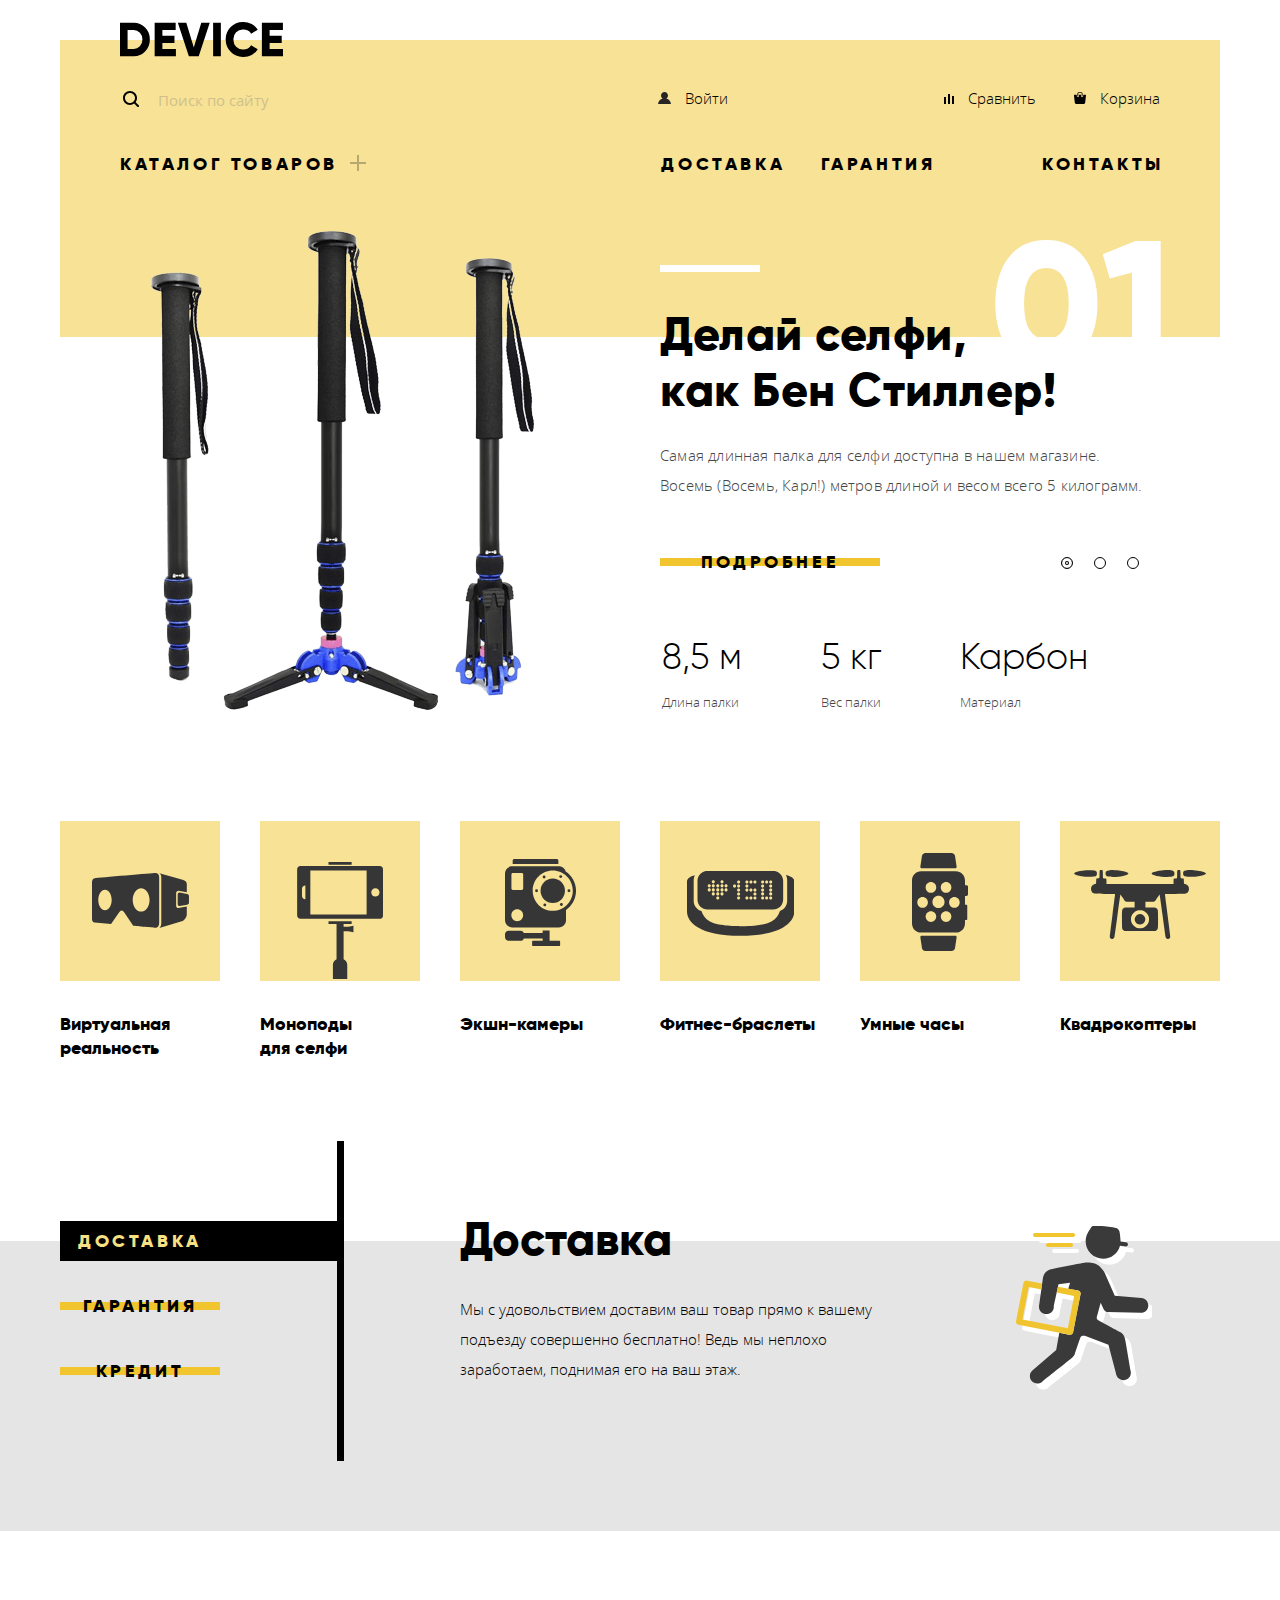
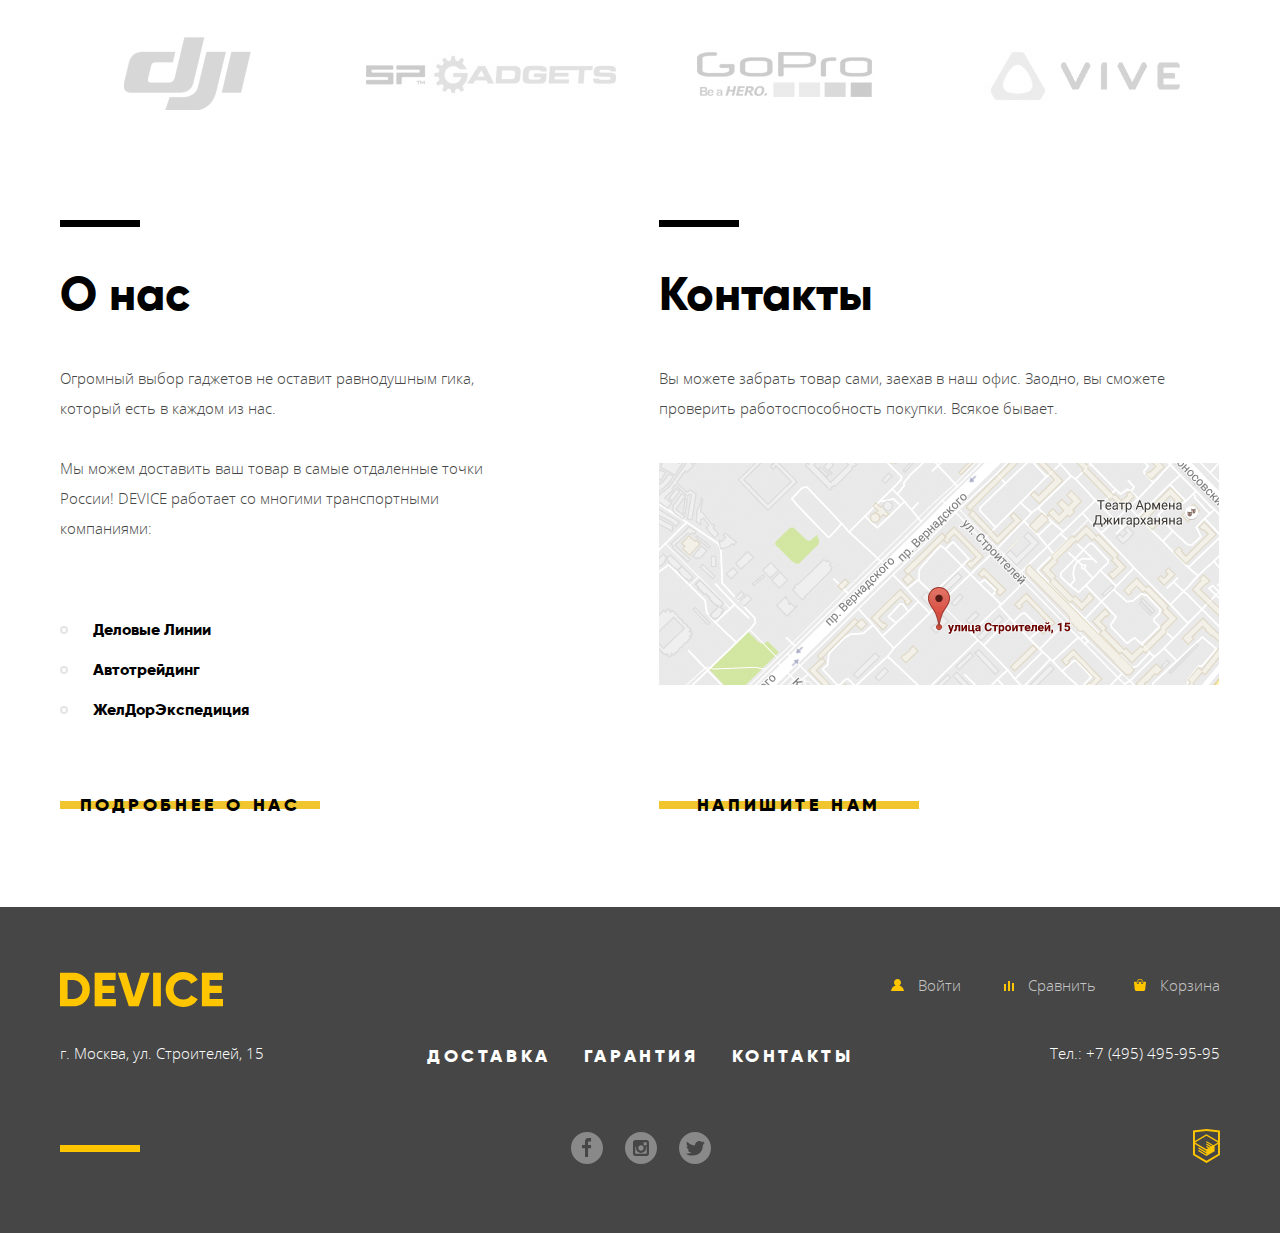
<file: index.html>
<!DOCTYPE html>
<html lang="ru">

<head>
  <meta charset="utf-8">
  <title>HTML Academy: Девайс</title>
  <link href="css/normalize.css" rel="stylesheet">
  <link href="css/main_min.css" rel="stylesheet">
</head>

<body>
  <header class="index-header">
    <div class="logo-top" aria-label="логотип Device"><a class="logo"><svg xmlns="http://www.w3.org/2000/svg"
          width="163" height="35" viewBox="0 0 163 35">
          <path id="_-e-logo"
            d="M-.151.702v33.6h13.532a15.72 15.72 0 0 0 11.72-4.824 16.458 16.458 0 0 0 4.712-11.976 16.458 16.458 0 0 0-4.712-11.976A15.723 15.723 0 0 0 13.381.702H-.151zM7.582 26.91V8.091h5.8a8.646 8.646 0 0 1 6.5 2.568 9.407 9.407 0 0 1 2.489 6.84 9.406 9.406 0 0 1-2.489 6.84 8.642 8.642 0 0 1-6.5 2.568h-5.8zm34.8-5.952h12.082v-7.3H42.378V8.091h13.291V.702H34.645v33.6H55.91V26.91H42.378v-5.952zm36.343 13.344L89.744.702h-8.458l-7.491 24.72L66.304.702h-8.457l11.019 33.6h9.859zm14.4 0h7.733V.702h-7.733v33.6zm38.615-1.416a15.506 15.506 0 0 0 6.041-5.688l-6.67-3.84a7.482 7.482 0 0 1-3.165 3.024 9.87 9.87 0 0 1-4.664 1.1 9.595 9.595 0 0 1-7.177-2.736 9.909 9.909 0 0 1-2.682-7.248 9.909 9.909 0 0 1 2.682-7.248 9.595 9.595 0 0 1 7.177-2.736 9.897 9.897 0 0 1 4.639 1.08 7.592 7.592 0 0 1 3.19 3.048l6.67-3.84a15.873 15.873 0 0 0-6.09-5.688 17.42 17.42 0 0 0-8.409-2.088c-9.779-.272-17.797 7.691-17.591 17.472-.208 9.781 7.809 17.747 17.588 17.476a17.52 17.52 0 0 0 8.458-2.088zm17.881-11.928h12.082v-7.3h-12.085V8.091h13.29V.702h-21.023v33.6h21.265V26.91h-13.532v-5.952z"
            class="cls-1" data-name="-e-logo" />
        </svg></a></div>
    <div class="user-form">
      <form action="https://echo.htmlacademy.ru" method="POST">
        <label for="search">Поиск по сайту</label>
        <input type="text" name="search" id="search" placeholder="Поиск по сайту">
        <button type="submit">Найти</button>
      </form>
      <ul class="list user-menu-top">
        <li class="user-menu-item"><a class="user-link" href="#">
            <svg version="1.1" xmlns="http://www.w3.org/2000/svg" xmlns:xlink="http://www.w3.org/1999/xlink" x="0px"
              y="0px" width="13px" height="12px" viewBox="0 0 13 12" enable-background="new 0 0 13 12"
              xml:space="preserve">
              <path fill="#272525"
                d="M0.032,12h12.937c-0.163-2.643-2.074-4.837-4.671-5.543C9.306,5.846,9.985,4.75,9.985,3.485
                C9.985,1.561,8.425,0,6.5,0S3.015,1.561,3.015,3.485c0,1.264,0.68,2.361,1.688,2.972C2.106,7.163,0.194,9.357,0.032,12z" />
            </svg>
            <span>Войти</span>
          </a></li>
        <li class="user-menu-item"><a class="user-link" href="#">
            <svg version="1.1" xmlns="http://www.w3.org/2000/svg" xmlns:xlink="http://www.w3.org/1999/xlink" x="0px"
              y="0px" width="10px" height="10px" viewBox="0 0 10 10" enable-background="new 0 0 10 10"
              xml:space="preserve">
              <rect x="8" y="2" width="1.984" height="8" />
              <rect y="3" width="1.984" height="7" />
              <rect x="4" width="2" height="10" />
            </svg>
            <span>Сравнить</span>
          </a></li>
        <li class="user-menu-item"><a class="user-link" href="#">
            <svg version="1.1" xmlns="http://www.w3.org/2000/svg" xmlns:xlink="http://www.w3.org/1999/xlink" x="0px"
              y="0px" width="12px" height="12px" viewBox="0 0 12 12" enable-background="new 0 0 12 12"
              xml:space="preserve">
              <g>
                <path d="M11.864,3.017c-0.082-0.098-0.203-0.154-0.327-0.154H9.225V4.09c0,0.563-0.484,1.022-1.08,1.022
                  c-0.594,0-1.078-0.458-1.078-1.022V2.863H4.909V4.09c0,0.563-0.485,1.022-1.08,1.022c-0.595,0-1.078-0.458-1.078-1.022V2.863H0.438
                  c-0.125,0-0.243,0.056-0.327,0.154C0.028,3.115-0.012,3.245,0.003,3.375l0.776,7.134c0.015,0.806,0.642,1.455,1.411,1.455h7.595
                  c0.77,0,1.396-0.649,1.411-1.455l0.776-7.134C11.987,3.245,11.946,3.115,11.864,3.017z" />
                <path
                  d="M3.829,4.499c0.239,0,0.433-0.184,0.433-0.409V1.84c0-0.632,0.672-1.022,1.295-1.022h1.079
                  c0.655,0,1.078,0.401,1.078,1.022v2.25c0,0.225,0.194,0.409,0.431,0.409c0.239,0,0.433-0.184,0.433-0.409V1.84
                  C8.577,0.773,7.761,0,6.636,0H5.557C4.367,0,3.398,0.826,3.398,1.84v2.25C3.398,4.315,3.592,4.499,3.829,4.499z" />
              </g>
            </svg>
            <span>Корзина</span>
          </a></li>
      </ul>
    </div>
    <nav class="header-menu">
      <ul class="main-menu-top list">
        <li class="main-menu-catalog">
          <a class="catalog-link" href="#">Каталог товаров</a>
          <div class="catalog-wrapper">
            <ul class="catalog list">
              <li class="catalog-item"><a href="#">Виртуальная реальность</a></li>
              <li class="catalog-item"><a href="catalog.html">Моноподы для селфи</a></li>
              <li class="catalog-item"><a href="#">Экшн-камеры</a></li>
            </ul>
            <ul class="catalog list">
              <li class="catalog-item"><a href="#">Фитнес-браслеты</a></li>
              <li class="catalog-item"><a href="#">Умные часы</a></li>
            </ul>
            <ul class="catalog list">
              <li class="catalog-item"><a href="#">Квадрокоптеры</a></li>
            </ul>
          </div>
        </li>
        <li class="main-menu-delivery"><a href="#">Доставка</a></li>
        <li class="main-menu-warranty"><a href="#">Гарантия</a></li>
        <li class="main-menu-contacts"><a href="#">Контакты</a></li>
      </ul>
    </nav>
  </header>
  <main class="main-container">
    <h1 class="visually-hidden index-title">Главная страница Device-shop</h1>
    <div class="main-centerer">
      <section class="main-products">
        <h2 class="visually-hidden">Топ товаров</h2>
        <input class="visually-hidden top-products-input top-products-input-1" id="product-1" type="radio"
          name="switcher" value="product-1" checked>
        <input class="visually-hidden top-products-input top-products-input-2" id="product-2" type="radio"
          name="switcher" value="product-2">
        <input class="visually-hidden top-products-input top-products-input-3" type="radio" id="product-3"
          name="switcher" value="product-3">
        <div class="top-products-switchers">
          <label class="top-products-radio" for="product-1" aria-label="слайд первый">
            <span class="product-switch-btn product-switch-btn-1"></span>
          </label>
          <label class="top-products-radio" for="product-2" aria-label="слайд второй">
            <span class="product-switch-btn product-switch-btn-2"></span>
          </label>
          <label class="top-products-radio" for="product-3" aria-label="слайд третий">
            <span class="product-switch-btn product-switch-btn-3"></span>
          </label>
        </div>
        <div class="product slide-1">
          <figure class="part product-image">
            <img src="img/slider_1.png" alt="селфи-палка" width="384" height="486">
          </figure>
          <div class="product-description part">
            <h3 class="slogan">Делай селфи,<br> как Бен Стиллер!</h3>
            <p>Самая длинная палка для селфи доступна в нашем магазине.
              Восемь (Восемь, Карл!) метров длиной и весом всего 5 килограмм.</p>
            <a class="button" href="#">Подробнее</a>
            <table class="product-info">
              <tr>
                <td>8,5 м</td>
                <td>5 кг</td>
                <td>Карбон</td>
              </tr>
              <tr>
                <td>Длина палки</td>
                <td>Вес палки</td>
                <td>Материал</td>
              </tr>
            </table>
          </div>
        </div>
        <div class="product slide-2">
          <figure class="part product-image">
            <img src="img/slider_2.png" alt="фитнес-браслет" width="345" height="485">
          </figure>
          <div class="product-description part">
            <h3 class="slogan">Худеем<br> правильно!</h3>
            <p>Мотивирующие фитнес-браслеты помогут найти в себе силы не пропускать занятия и соблюдать диету.</p>
            <a class="button" href="#">Подробнее</a>
            <table class="product-info">
              <tr>
                <td>48 часов</td>
              </tr>
              <tr>
                <td>Без подзарядки</td>
              </tr>
            </table>
          </div>
        </div>
        <div class="product slide-3">
          <figure class="part product-image">
            <img src="img/slider_3.png" alt="квадрокоптер с лазером" width="526" height="334">
          </figure>
          <div class="product-description part">
            <h3 class="slogan">Порхает как бабочка, жалит как пчела!</h3>
            <p>Этот обычный, на первый взгляд, квадрокоптер оснащен мощным лазером, замаскированным под стандартную
              камеру.</p>
            <a class="button" href="#">подробнее</a>
            <table class="product-info">
              <tr>
                <td>800 м</td>
                <td>50 м</td>
              </tr>
              <tr>
                <td>Дальность полета</td>
                <td>Радиус поражения</td>
              </tr>
            </table>
          </div>
        </div>
      </section>
      <section class="product-list">
        <h2 class="visually-hidden">Категории товаров</h2>
        <ul class="list product-category">
          <li>
            <a class="category-link" href="#">
              <figure class="category-icon first-icon">
                <svg version="1.1" xmlns="http://www.w3.org/2000/svg" xmlns:xlink="http://www.w3.org/1999/xlink" x="0px"
                  y="0px" width="97px" height="55px" viewBox="0 0 97 55" enable-background="new 0 0 97 55"
                  xml:space="preserve">
                  <g id="Layer_1_1_">
                  </g>
                  <g>
                    <path fill="#363636"
                      d="M84.131,32.639V20.003c0-1.309,1.045-2.37,2.335-2.37l8.326,1.581V11.02c0-2.355-1.708-3.431-4.202-4.265
                   l-23.187-6.58c1.616,1.391,1.889,2.04,1.889,4.396v45.209c0,2.356-0.45,4.066-1.967,5.21l23.265-7.065
                   c2.401-0.833,4.202-4.216,4.202-6.572V33.44l-8.326,1.567C85.176,35.009,84.131,33.947,84.131,32.639z" />
                    <path fill="#363636"
                      d="M95.129,20.979l-7.598-1.444c-1.008,0-1.824,0.829-1.824,1.851v9.868c0,1.023,0.816,1.852,1.824,1.852
                   l7.598-1.431c1.154-0.419,1.824-0.829,1.824-1.852V22.83C96.953,21.808,96.187,21.323,95.129,20.979z" />
                    <path fill="#363636"
                      d="M67.17,4.483c0-5.08-4.232-4.459-4.232-4.459S5.832,4.738,2.838,5.145S0.001,9.532,0.001,9.532
                   S0,42.069,0,45.812s2.599,3.753,2.599,3.753l16.477,1.403L27.212,39.3c0,0,1.109-1.828,2.505-1.828
                   c1.397,0,2.432,1.861,2.432,1.861l9.061,13.521c0,0,18.895,1.909,22.521,1.909c3.626-0.001,3.439-5.024,3.439-5.024
                   S67.17,9.563,67.17,4.483z M12.982,37.192c-3.698,0-6.696-4.601-6.696-10.275s2.998-10.275,6.696-10.275
                   c3.698,0,6.696,4.601,6.696,10.275S16.68,37.192,12.982,37.192z M49.14,38.618c-4.662,0-8.441-5.239-8.441-11.701
                   c0-6.463,3.78-11.702,8.441-11.702c4.662,0,8.442,5.239,8.442,11.702C57.582,33.379,53.802,38.618,49.14,38.618z" />
                  </g>
                </svg>
              </figure>
              <h3 class="category-title">Виртуальная реальность</h3>
            </a>
          </li>
          <li>
            <a class="category-link" href="#">
              <figure class="category-icon second-icon">
                <svg version="1.1" xmlns="http://www.w3.org/2000/svg" xmlns:xlink="http://www.w3.org/1999/xlink" x="0px"
                  y="0px" width="86px" height="117px" viewBox="0 0 86 117" enable-background="new 0 0 86 117"
                  xml:space="preserve">
                  <g>
                    <path fill="#363636" d="M82.821,4.011H3.33c-1.761,0-3.188,1.427-3.188,3.188v46.413c0,1.763,1.427,3.189,3.188,3.189h79.492
                   c1.762,0,3.189-1.427,3.189-3.189V7.199C86.011,5.438,84.583,4.011,82.821,4.011z M8.392,37.236H8.166
                   c-1.762,0-3.189-1.429-3.189-3.189v-7.283c0-1.761,1.427-3.188,3.189-3.188h0.226V37.236z M69.623,52.408H13.341V8.402h56.282
                   V52.408z M78.4,34.552c-2.289,0-4.146-1.855-4.146-4.147s1.856-4.147,4.146-4.147c2.291,0,4.148,1.855,4.148,4.147
                   S80.691,34.552,78.4,34.552z" />
                    <rect x="31.497" fill="#363636" width="23.157" height="2.758" />
                    <path fill="#363636"
                      d="M46.608,64.861v-2.973h8.046v-2.758H31.498v2.758h8.045v35.246c-2.139,0.938-3.635,3.072-3.635,5.559V117
                   h14.335v-14.307c0-2.486-1.495-4.621-3.636-5.557v-27.99h4.796l5.051,1.213v-6.711l-5.051,1.213H46.608z" />
                  </g>
                </svg>
              </figure>
              <h3 class="category-title">Моноподы для селфи</h3>
            </a>
          </li>
          <li>
            <a class="category-link" href="#">
              <figure class="category-icon third-icon">
                <svg version="1.1" xmlns="http://www.w3.org/2000/svg" xmlns:xlink="http://www.w3.org/1999/xlink" x="0px"
                  y="0px" width="71px" height="87px" viewBox="0 0 71 87" enable-background="new 0 0 71 87"
                  xml:space="preserve">
                  <g>
                    <path fill="#363636"
                      d="M53.349,1.49c0-0.736-0.578-1.49-1.311-1.49H9.053C8.32,0,7.672,0.754,7.672,1.49v3.522h45.676V1.49z" />
                    <path fill="#363636" d="M54.202,81.809h-9.597V71.426h-6.958v2.507H18.774c-0.537-1.254-1.757-2.148-3.181-2.148H3.559
                 C1.642,71.784,0,73.387,0,75.311v3.018c0,1.924,1.642,3.48,3.559,3.48h12.035c1.511,0,2.792-0.896,3.269-2.326h18.785v2.326H28.13
                 c-0.533,0-1.01,0.437-1.01,0.972v3.172c0,0.535,0.478,1.048,1.01,1.048h26.072c0.533,0,0.93-0.513,0.93-1.048V82.78
                 C55.132,82.245,54.735,81.809,54.202,81.809z" />
                    <path fill="#363636" d="M60.666,12.39c-0.861-2.937-3.567-5.05-6.771-5.05H7.148C3.25,7.34,0,10.449,0,14.361v46.9
                 c0,3.912,3.25,7.121,7.148,7.121h46.747c3.898,0,7.126-3.209,7.126-7.121V50.915c6.066-4.204,10.001-11.211,10.001-19.164
                 C71.021,23.672,66.89,16.57,60.666,12.39z M12.238,62.151c-3.259,0-5.901-2.65-5.901-5.921c0-3.27,2.642-5.922,5.901-5.922
                 s5.902,2.652,5.902,5.922C18.14,59.501,15.497,62.151,12.238,62.151z M18.199,29.546c0,0.786-0.635,1.422-1.418,1.422H7.841
                 c-0.783,0-1.418-0.637-1.418-1.422V15.386c0-0.786,0.635-1.423,1.418-1.423h8.939c0.783,0,1.418,0.637,1.418,1.423V29.546z
                  M47.762,51.858c-11.076,0-20.057-9.01-20.057-20.123s8.98-20.124,20.057-20.124c11.077,0,20.058,9.01,20.058,20.124
                 S58.839,51.858,47.762,51.858z" />
                    <ellipse fill="#363636" cx="47.762" cy="31.735" rx="12.188" ry="12.229" />
                    <circle fill="#363636" cx="31.562" cy="31.736" r="1.435" />
                    <circle fill="#363636" cx="63.963" cy="31.736" r="1.435" />
                    <circle fill="#363636" cx="39.109" cy="17.994" r="1.435" />
                    <ellipse fill="#363636" cx="56.415" cy="45.476" rx="1.43" ry="1.436" />
                    <circle fill="#363636" cx="55.697" cy="17.565" r="1.435" />
                    <circle fill="#363636" cx="39.828" cy="45.906" r="1.435" />
                  </g>
                </svg>
              </figure>
              <h3 class="category-title">Экшн-камеры</h3>
            </a>
          </li>
          <li>
            <a class="category-link" href="#">
              <figure class="category-icon fourth-icon">
                <svg version="1.1" xmlns="http://www.w3.org/2000/svg" xmlns:xlink="http://www.w3.org/1999/xlink" x="0px"
                  y="0px" width="107px" height="65px" viewBox="0 0 107 65" enable-background="new 0 0 107 65"
                  xml:space="preserve">
                  <g>
                    <path fill="#363636" d="M98.967,4.074c0.752,1.441,1.209,3.08,1.209,4.818v21.102c0,4.616-3.092,8.527-7.246,9.9
                 c-1.325,3.987-3.778,7.854-8.051,10.432c-8.676,5.231-31.124,4.837-31.198,4.837c-0.078,0-22.513,0.395-31.189-4.837
                 c-4.216-2.545-6.708-6.347-8.042-10.279c-4.418-1.209-7.756-5.251-7.756-10.053V8.893c0-1.688,0.427-3.282,1.139-4.693
                 C4.17,5.109,0,6.918,0,10.434c0,6.243,0,25.687,0,29.983C0,50.668,11.839,64.85,53.657,64.85c41.82,0,53.657-14.182,53.657-24.433
                 c0-4.296,0-23.74,0-29.983C107.313,6.75,102.738,4.94,98.967,4.074z" />
                    <path fill="#363636" d="M20.561,38.459h65.523c5.564,0,10.074-4.513,10.074-10.077V9.935c0-5.563-4.51-10.075-10.074-10.075H20.561
                 c-5.564,0-10.075,4.511-10.075,10.075v18.447C10.486,33.946,14.997,38.459,20.561,38.459z M83.695,9.468
                 c0.867,0,1.569,0.703,1.569,1.57c0,0.866-0.702,1.569-1.569,1.569s-1.568-0.703-1.568-1.569
                 C82.127,10.17,82.828,9.468,83.695,9.468z M83.695,13.507c0.867,0,1.569,0.703,1.569,1.568c0,0.867-0.702,1.569-1.569,1.569
                 s-1.568-0.702-1.568-1.569C82.127,14.21,82.828,13.507,83.695,13.507z M83.695,17.546c0.867,0,1.569,0.702,1.569,1.569
                 c0,0.866-0.702,1.569-1.569,1.569s-1.568-0.703-1.568-1.569C82.127,18.248,82.828,17.546,83.695,17.546z M83.695,21.373
                 c0.867,0,1.569,0.704,1.569,1.569c0,0.867-0.702,1.568-1.569,1.568s-1.568-0.701-1.568-1.568
                 C82.127,22.076,82.828,21.373,83.695,21.373z M83.695,25.412c0.867,0,1.569,0.702,1.569,1.569c0,0.865-0.702,1.568-1.569,1.568
                 s-1.568-0.704-1.568-1.568C82.127,26.114,82.828,25.412,83.695,25.412z M79.656,9.468c0.867,0,1.568,0.703,1.568,1.57
                 c0,0.866-0.701,1.569-1.568,1.569c-0.865,0-1.568-0.703-1.568-1.569C78.088,10.17,78.791,9.468,79.656,9.468z M79.656,25.412
                 c0.867,0,1.568,0.702,1.568,1.569c0,0.865-0.701,1.568-1.568,1.568c-0.865,0-1.568-0.704-1.568-1.568
                 C78.088,26.114,78.791,25.412,79.656,25.412z M75.619,9.468c0.865,0,1.568,0.703,1.568,1.57c0,0.866-0.703,1.569-1.568,1.569
                 c-0.867,0-1.569-0.703-1.569-1.569C74.05,10.17,74.752,9.468,75.619,9.468z M75.619,13.507c0.865,0,1.568,0.703,1.568,1.568
                 c0,0.867-0.703,1.569-1.568,1.569c-0.867,0-1.569-0.702-1.569-1.569C74.05,14.21,74.752,13.507,75.619,13.507z M75.619,17.546
                 c0.865,0,1.568,0.702,1.568,1.569c0,0.866-0.703,1.569-1.568,1.569c-0.867,0-1.569-0.703-1.569-1.569
                 C74.05,18.248,74.752,17.546,75.619,17.546z M75.619,21.373c0.865,0,1.568,0.704,1.568,1.569c0,0.867-0.703,1.568-1.568,1.568
                 c-0.867,0-1.569-0.701-1.569-1.568C74.05,22.076,74.752,21.373,75.619,21.373z M75.619,25.412c0.865,0,1.568,0.702,1.568,1.569
                 c0,0.865-0.703,1.568-1.568,1.568c-0.867,0-1.569-0.704-1.569-1.568C74.05,26.114,74.752,25.412,75.619,25.412z M67.965,9.468
                 c0.867,0,1.568,0.703,1.568,1.57c0,0.866-0.701,1.569-1.568,1.569s-1.568-0.703-1.568-1.569C66.396,10.17,67.1,9.468,67.965,9.468z
                  M67.965,17.546c0.867,0,1.568,0.702,1.568,1.569c0,0.866-0.701,1.569-1.568,1.569s-1.568-0.703-1.568-1.569
                 C66.396,18.248,67.1,17.546,67.965,17.546z M67.965,21.427c0.867,0,1.568,0.701,1.568,1.568c0,0.865-0.701,1.569-1.568,1.569
                 s-1.568-0.704-1.568-1.569C66.396,22.128,67.1,21.427,67.965,21.427z M67.965,25.412c0.867,0,1.568,0.702,1.568,1.569
                 c0,0.865-0.701,1.568-1.568,1.568s-1.568-0.704-1.568-1.568C66.396,26.114,67.1,25.412,67.965,25.412z M63.926,9.468
                 c0.867,0,1.57,0.703,1.57,1.57c0,0.866-0.703,1.569-1.57,1.569c-0.865,0-1.569-0.703-1.569-1.569
                 C62.356,10.17,63.061,9.468,63.926,9.468z M63.926,17.546c0.867,0,1.57,0.702,1.57,1.569c0,0.866-0.703,1.569-1.57,1.569
                 c-0.865,0-1.569-0.703-1.569-1.569C62.356,18.248,63.061,17.546,63.926,17.546z M63.926,25.412c0.867,0,1.57,0.702,1.57,1.569
                 c0,0.865-0.703,1.568-1.57,1.568c-0.865,0-1.569-0.704-1.569-1.568C62.356,26.114,63.061,25.412,63.926,25.412z M59.888,9.468
                 c0.865,0,1.569,0.703,1.569,1.57c0,0.866-0.704,1.569-1.569,1.569c-0.867,0-1.568-0.703-1.568-1.569
                 C58.319,10.17,59.021,9.468,59.888,9.468z M59.888,13.507c0.865,0,1.569,0.703,1.569,1.568c0,0.867-0.704,1.569-1.569,1.569
                 c-0.867,0-1.568-0.702-1.568-1.569C58.319,14.21,59.021,13.507,59.888,13.507z M59.888,17.546c0.865,0,1.569,0.702,1.569,1.569
                 c0,0.866-0.704,1.569-1.569,1.569c-0.867,0-1.568-0.703-1.568-1.569C58.319,18.248,59.021,17.546,59.888,17.546z M59.888,25.412
                 c0.865,0,1.569,0.702,1.569,1.569c0,0.865-0.704,1.568-1.569,1.568c-0.867,0-1.568-0.704-1.568-1.568
                 C58.319,26.114,59.021,25.412,59.888,25.412z M51.598,9.468c0.867,0,1.569,0.703,1.569,1.57c0,0.866-0.702,1.569-1.569,1.569
                 c-0.867,0-1.568-0.703-1.568-1.569C50.029,10.17,50.731,9.468,51.598,9.468z M51.598,13.507c0.867,0,1.569,0.703,1.569,1.568
                 c0,0.867-0.702,1.569-1.569,1.569c-0.867,0-1.568-0.702-1.568-1.569C50.029,14.21,50.731,13.507,51.598,13.507z M51.598,17.546
                 c0.867,0,1.569,0.702,1.569,1.569c0,0.866-0.702,1.569-1.569,1.569c-0.867,0-1.568-0.703-1.568-1.569
                 C50.029,18.248,50.731,17.546,51.598,17.546z M51.598,21.427c0.867,0,1.569,0.701,1.569,1.568c0,0.865-0.702,1.569-1.569,1.569
                 c-0.867,0-1.568-0.704-1.568-1.569C50.029,22.128,50.731,21.427,51.598,21.427z M51.598,25.412c0.867,0,1.569,0.702,1.569,1.569
                 c0,0.865-0.702,1.568-1.569,1.568c-0.867,0-1.568-0.704-1.568-1.568C50.029,26.114,50.731,25.412,51.598,25.412z M47.559,13.507
                 c0.867,0,1.568,0.703,1.568,1.568c0,0.867-0.701,1.569-1.568,1.569s-1.569-0.702-1.569-1.569
                 C45.99,14.21,46.691,13.507,47.559,13.507z M39.057,13.295c0.865,0,1.569,0.703,1.569,1.568c0,0.867-0.704,1.569-1.569,1.569
                 c-0.867,0-1.571-0.703-1.571-1.569C37.486,13.998,38.189,13.295,39.057,13.295z M39.057,17.333c0.865,0,1.569,0.703,1.569,1.57
                 c0,0.866-0.704,1.57-1.569,1.57c-0.867,0-1.571-0.704-1.571-1.57C37.486,18.036,38.189,17.333,39.057,17.333z M35.018,9.255
                 c0.865,0,1.568,0.703,1.568,1.57c0,0.866-0.704,1.568-1.568,1.568c-0.867,0-1.569-0.703-1.569-1.568
                 C33.449,9.958,34.15,9.255,35.018,9.255z M35.018,13.295c0.865,0,1.568,0.703,1.568,1.568c0,0.867-0.704,1.569-1.568,1.569
                 c-0.867,0-1.569-0.703-1.569-1.569C33.449,13.998,34.15,13.295,35.018,13.295z M35.018,17.333c0.865,0,1.568,0.703,1.568,1.57
                 c0,0.866-0.704,1.57-1.568,1.57c-0.867,0-1.569-0.704-1.569-1.57C33.449,18.036,34.15,17.333,35.018,17.333z M35.018,21.373
                 c0.865,0,1.568,0.704,1.568,1.569c0,0.867-0.704,1.568-1.568,1.568c-0.867,0-1.569-0.701-1.569-1.568
                 C33.449,22.076,34.15,21.373,35.018,21.373z M30.764,13.295c0.867,0,1.569,0.703,1.569,1.568c0,0.867-0.702,1.569-1.569,1.569
                 c-0.867,0-1.568-0.703-1.568-1.569C29.196,13.998,29.897,13.295,30.764,13.295z M30.764,17.333c0.867,0,1.569,0.703,1.569,1.57
                 c0,0.866-0.702,1.57-1.569,1.57c-0.867,0-1.568-0.704-1.568-1.57C29.196,18.036,29.897,17.333,30.764,17.333z M30.764,21.373
                 c0.867,0,1.569,0.704,1.569,1.569c0,0.867-0.702,1.568-1.569,1.568c-0.867,0-1.568-0.701-1.568-1.568
                 C29.196,22.076,29.897,21.373,30.764,21.373z M30.764,25.412c0.867,0,1.569,0.702,1.569,1.569c0,0.865-0.702,1.568-1.569,1.568
                 c-0.867,0-1.568-0.704-1.568-1.568C29.196,26.114,29.897,25.412,30.764,25.412z M26.3,9.255c0.867,0,1.571,0.703,1.571,1.57
                 c0,0.866-0.704,1.568-1.571,1.568c-0.865,0-1.569-0.703-1.569-1.568C24.731,9.958,25.435,9.255,26.3,9.255z M26.3,13.295
                 c0.867,0,1.571,0.703,1.571,1.568c0,0.867-0.704,1.569-1.571,1.569c-0.865,0-1.569-0.703-1.569-1.569
                 C24.731,13.998,25.435,13.295,26.3,13.295z M26.3,17.333c0.867,0,1.571,0.703,1.571,1.57c0,0.866-0.704,1.57-1.571,1.57
                 c-0.865,0-1.569-0.704-1.569-1.57C24.731,18.036,25.435,17.333,26.3,17.333z M26.3,21.373c0.867,0,1.571,0.704,1.571,1.569
                 c0,0.867-0.704,1.568-1.571,1.568c-0.865,0-1.569-0.701-1.569-1.568C24.731,22.076,25.435,21.373,26.3,21.373z M22.263,13.295
                 c0.865,0,1.569,0.703,1.569,1.568c0,0.867-0.704,1.569-1.569,1.569c-0.867,0-1.569-0.703-1.569-1.569
                 C20.694,13.998,21.396,13.295,22.263,13.295z M22.263,17.333c0.865,0,1.569,0.703,1.569,1.57c0,0.866-0.704,1.57-1.569,1.57
                 c-0.867,0-1.569-0.704-1.569-1.57C20.694,18.036,21.396,17.333,22.263,17.333z" />
                  </g>
                </svg>
              </figure>
              <h3 class="category-title">Фитнес-браслеты</h3>
            </a>
          </li>
          <li>
            <a class="category-link" href="#">
              <figure class="category-icon fifth-icon">
                <svg version="1.1" xmlns="http://www.w3.org/2000/svg" xmlns:xlink="http://www.w3.org/1999/xlink" x="0px"
                  y="0px" width="56px" height="98px" viewBox="0 0 56 98" enable-background="new 0 0 56 98"
                  xml:space="preserve">
                  <g>
                    <path fill="#363636"
                      d="M54.494,32.197h-1.515v-4.64c0-5.052-4.087-9.186-9.082-9.186H9.082C4.086,18.372,0,22.505,0,27.557v42.868
                 c0,5.052,4.087,9.185,9.083,9.185h34.815c4.995,0,9.082-4.133,9.082-9.185V67.01h1.515c0.415,0,0.757-0.344,0.757-0.764V52.467
                 c0-0.421-0.342-0.766-0.757-0.766h-1.515v-8.788h1.515c0.832,0,1.514-0.688,1.514-1.531v-7.654
                 C56.008,32.886,55.326,32.197,54.494,32.197z M34.082,29.088c2.926,0,5.299,2.398,5.299,5.358s-2.373,5.358-5.299,5.358
                 s-5.298-2.398-5.298-5.358S31.156,29.088,34.082,29.088z M18.945,29.088c2.925,0,5.298,2.398,5.298,5.358s-2.373,5.358-5.298,5.358
                 c-2.926,0-5.298-2.398-5.298-5.358S16.019,29.088,18.945,29.088z M5.297,49.397c0-2.959,2.371-5.358,5.298-5.358
                 c2.926,0,5.298,2.399,5.298,5.358c0,2.959-2.373,5.358-5.298,5.358C7.668,54.756,5.297,52.356,5.297,49.397z M18.945,68.894
                 c-2.926,0-5.298-2.398-5.298-5.358s2.372-5.358,5.298-5.358c2.925,0,5.298,2.398,5.298,5.358S21.87,68.894,18.945,68.894z
                  M20.435,48.991c0-3.382,2.711-6.124,6.055-6.124c3.344,0,6.055,2.742,6.055,6.124s-2.711,6.124-6.055,6.124
                 C23.146,55.114,20.435,52.373,20.435,48.991z M34.082,68.894c-2.926,0-5.298-2.398-5.298-5.358s2.372-5.358,5.298-5.358
                 s5.299,2.398,5.299,5.358S37.008,68.894,34.082,68.894z M42.384,54.756c-2.927,0-5.298-2.399-5.298-5.358
                 c0-2.959,2.371-5.358,5.298-5.358c2.926,0,5.298,2.399,5.298,5.358C47.682,52.356,45.31,54.756,42.384,54.756z" />
                    <path fill="#363636"
                      d="M9.646,15.31h33.687c0.843,0,1.432-0.681,1.306-1.514L43.023,3.028c0,0,0-0.001-0.002-0.002
                 C42.771,1.362,41.189,0,39.506,0H13.474c-1.686,0-3.268,1.362-3.517,3.028L8.342,13.795C8.217,14.628,8.803,15.31,9.646,15.31z" />
                    <path fill="#363636"
                      d="M43.333,82.671H9.646c-0.843,0-1.429,0.683-1.304,1.516l1.615,10.767c0.25,1.666,1.832,3.028,3.516,3.028
                 h26.032c1.684,0,3.266-1.362,3.517-3.026c0-0.001,0-0.001,0-0.002l1.615-10.767C44.765,83.354,44.176,82.671,43.333,82.671z" />
                  </g>
                </svg>
              </figure>
              <h3 class="category-title">Умные часы</h3>
            </a>
          </li>
          <li>
            <a class="category-link" href="#">
              <figure class="category-icon sixth-icon">
                <svg version="1.1" xmlns="http://www.w3.org/2000/svg" xmlns:xlink="http://www.w3.org/1999/xlink" x="0px"
                  y="0px" width="132px" height="69px" viewBox="0 0 132 69" enable-background="new 0 0 132 69"
                  xml:space="preserve">
                  <g transform="translate(0.000000,512.000000) scale(0.100000,-0.100000)">
                    <path fill="#363636" d="M120.522,5117.421c-55.449-4.873-102.139-15.928-114.77-26.724c-7.227-6.162-7.227-6.162-2.324-11.562
                 c6.445-7.197,37.134-16.45,72.476-22.363c39.98-6.68,125.098-6.934,137.231-0.513c12.119,6.68,16.24,14.136,16.24,29.814
                 c0,16.187-6.191,24.16-22.178,28.525C192.739,5118.457,149.414,5120,120.522,5117.421z" />
                    <path fill="#363636" d="M257.744,5115.117c-1.294-2.832-2.583-21.079-2.583-41.118c0-40.61,1.553-37.783-21.919-39.331
                 l-10.308-0.771l-1.294-25.444l-1.289-25.439l-11.865-2.832c-25.791-6.68-39.99-25.952-37.915-52.944
                 c1.279-19.272,10.308-33.408,25.786-40.869c11.089-5.132,14.697-5.381,112.461-5.381c55.449,0,101.372-0.786,101.885-1.807
                 c0.508-1.284-11.094-94.072-25.796-206.387c-14.448-112.305-26.831-209.971-27.085-216.66
                 c-0.513-16.172,8.262-26.211,23.477-26.211c12.373,0,20.117,6.416,23.213,19.014c1.294,5.137,14.956,103.33,30.181,218.213
                 c15.22,114.629,28.628,208.687,29.404,208.687c1.03,0,10.83-14.131,21.924-31.357c29.399-46.26,23.989-43.169,76.353-43.169h43.584
                 v-28.022v-28.276l-51.328-0.771c-47.202-0.771-52.1-1.27-58.813-6.152c-15.728-11.572-16.25-14.15-16.25-109.766
                 c0-95.342,0.264-97.92,15.225-110.498l8.511-6.953h156.826h156.826l8.506,6.953c14.961,12.578,15.205,15.156,15.205,110.498
                 c0,95.615-0.508,98.193-16.23,109.766c-6.709,4.883-11.611,5.381-58.818,6.152l-51.318,0.771v28.276v28.022h43.594
                 c52.344,0,46.934-3.091,76.338,43.169c11.104,17.227,20.898,31.357,21.934,31.357c0.762,0,14.189-94.058,29.395-208.687
                 c15.225-114.883,28.896-213.076,30.186-218.213c3.096-12.598,10.82-19.014,23.213-19.014c15.215,0,23.994,10.039,23.467,26.211
                 c-0.254,6.689-12.637,104.355-27.09,216.66c-14.688,112.314-26.309,205.103-25.781,206.387c0.508,1.021,46.416,1.807,101.895,1.807
                 c97.754,0,101.357,0.249,112.441,5.381c15.479,7.461,24.502,21.597,25.791,40.869c2.07,26.992-12.109,46.265-37.91,52.944
                 l-11.875,2.832l-1.27,25.439l-1.289,25.444l-10.322,0.771c-23.467,1.548-21.934-1.279-21.934,39.331
                 c0,20.039-1.279,38.286-2.568,41.118c-2.061,3.599-5.43,4.883-13.672,4.883c-6.191,0-12.383-1.284-14.199-3.086
                 c-2.061-2.056-3.096-14.653-3.096-39.321c0-24.673-1.025-37.271-3.096-39.321c-1.797-1.797-9.014-3.081-16.494-3.081
                 c-16.26,0-16.514-0.522-16.514-31.104v-22.871H660.127H324.805v22.871c0,30.581-0.249,31.104-16.499,31.104
                 c-7.485,0-14.702,1.284-16.504,3.081c-2.075,2.051-3.101,14.648-3.101,39.321c0,24.668-1.03,37.266-3.096,39.321
                 c-1.807,1.802-8.003,3.086-14.189,3.086C263.169,5120,259.814,5118.715,257.744,5115.117z M686.172,4713.916
                 c28.887-8.984,53.916-33.926,61.66-61.68c4.385-15.43,3.096-42.158-2.842-57.832c-6.963-18.75-26.846-40.098-45.654-49.355
                 c-12.9-6.416-17.539-7.188-39.209-7.188c-21.665,0-26.309,0.771-39.204,7.188c-18.843,9.258-38.691,30.605-45.659,49.355
                 c-5.928,15.674-7.227,42.402-2.837,57.832c7.48,27.236,32.495,52.695,60.615,61.68
                 C653.164,4720.341,666.045,4720.341,686.172,4713.916z" />
                    <path fill="#363636" d="M637.939,4675.625c-20.366-9.258-35.068-36.494-30.688-57.305c7.739-36.768,48.232-55.527,79.956-37.021
                 c19.854,11.582,29.912,35.469,24.512,57.832c-5.684,23.906-27.344,41.377-51.592,41.377
                 C653.672,4680.507,643.872,4678.193,637.939,4675.625z" />
                    <path fill="#363636" d="M360.918,5118.457c-39.204-6.68-45.132-11.309-45.132-34.438c0-18.247,4.639-24.16,22.681-29.556
                 c15.498-4.624,71.724-5.142,105-1.284c68.608,8.223,113.218,25.444,96.987,37.52c-12.651,8.999-49.023,18.765-90.542,23.901
                 C425.156,5117.68,369.951,5120,360.918,5118.457z" />
                    <path fill="#363636"
                      d="M894.844,5117.421c-63.193-5.903-118.643-20.811-118.643-31.86c0-17.222,78.408-34.697,156.299-34.956
                 c58.037,0,71.963,6.421,71.963,33.413c0,18.242-6.191,26.216-23.73,30.84C964.238,5118.974,923.984,5120,894.844,5117.421z" />
                    <path fill="#363636" d="M1127.764,5117.167c-17.803-2.31-30.186-7.705-34.307-14.907c-3.867-7.705-3.096-29.038,1.543-35.718
                 c9.277-13.11,16.523-14.653,70.684-14.653c36.611,0,58.018,1.289,78.662,4.883c35.342,5.913,66.035,15.166,72.48,22.363
                 c4.902,5.4,4.902,5.4-2.324,11.562c-13.408,11.309-59.58,21.851-119.16,26.724
                 C1160.527,5120.253,1150.459,5120.253,1127.764,5117.167z" />
                  </g>
                </svg>
              </figure>
              <h3 class="category-title">Квадрокоптеры</h3>
            </a>
          </li>
        </ul>
      </section>
    </div>
    <section class="services">
      <h2 class="visually-hidden">Дополнительные услуги</h2>
      <div class="services-wrapper">
        <input class="visually-hidden service-radio" id="delivery-radio" type="radio" name="service-switcher" checked>
        <input class="visually-hidden service-radio" name="service-switcher" id="warranty-radio" type="radio">
        <input class="visually-hidden service-radio" name="service-switcher" id="credit-radio" type="radio">
        <ul class="list services-menu">
          <li><label class="button service-btn delivery-btn" for="delivery-radio">Доставка</label></li>
          <li><label class="button service-btn warranty-btn" for="warranty-radio">Гарантия</label></li>
          <li><label class="button service-btn credit-btn" for="credit-radio">Кредит</label></li>
        </ul>
        <div class="service delivery-slide">
          <h3>Доставка</h3>
          <p>Мы с удовольствием доставим ваш товар прямо к вашему подъезду совершенно бесплатно! Ведь мы
            неплохо заработаем,&nbsp;поднимая его на ваш этаж.</p>
        </div>
        <div class="service warranty-slide">
          <h3>Гарантия</h3>
          <p>Если из-за возгорания купленного у нас товара у вас сгорит дом&nbsp;— не переживайте, мы выдадим вам
            новый.<br>
            Товар, не дом, конечно же.</p>
        </div>
        <div class="service credit-slide">
          <h3>Кредит</h3>
          <p>Залезть в долговую яму стало проще! Кредитные консультанты&nbsp;подберут для вас наиболее выгодные
            условия&nbsp;кредита. Выгодные для нашего банка, разумеется.</p>
        </div>
      </div>
    </section>
    <div class="main-centerer">
      <section class="partners">
        <h2 class="visually-hidden">Партнеры</h2>
        <ul class="list partners-logo">
          <li class="partner"><a class="partner-link" href="#">
              <img class="color" src="img/dgi_logo.png" alt="DGI" width="260" height="100">
              <img class="grayscale" src="img/dgi_logo_gray.png" alt="DGI" width="260" height="100"></a></li>
          <li class="partner"><a class="partner-link" href="#">
              <img class="color" src="img/spgadgets_logo.png" alt="SP Gadjets" width="260" height="100">
              <img class="grayscale" src="img/sp_gadjets_logo_gray.png" alt="SP Gadjets" width="260" height="100">
            </a></li>
          <li class="partner"><a class="partner-link" href="#">
              <img class="color" src="img/gopro_logo.png" alt="GoPro" width="260" height="100">
              <img class="grayscale" src="img/gopro_logo_gray.png" alt="GoPro" width="260" height="100">
            </a></li>
          <li class="partner"><a class="partner-link" href="#">
              <img class="color" src="img/vive_logo.png" alt="VIVE" width="260" height="100">
              <img class="grayscale" src="img/vive_logo_gray.png" alt="VIVE" width="260" height="100">
            </a></li>
        </ul>
      </section>
      <div class="info-wrapper">
        <section class="about">
          <h2>О нас</h2>
          <p>Огромный выбор гаджетов не оставит равнодушным гика, который есть в каждом из нас.</p>
          <p>Мы можем доставить ваш товар в самые отдаленные точки России! DEVICE работает со многими транспортными
            компаниями:</p>
          <ul class="list delivery-companies" aria-label="компании, осуществляющие доставку">
            <li>Деловые Линии</li>
            <li>Автотрейдинг</li>
            <li>ЖелДорЭкспедиция</li>
          </ul>
          <a class="button" href="#">подробнее о нас</a>
        </section>
        <section class="contacts">
          <h2>Контакты</h2>
          <p>Вы можете забрать товар сами, заехав в наш офис. Заодно, вы сможете проверить
            работоспособность покупки.
            Всякое бывает.</p>
          <a class="map-link" href="map.html"><img src="img/map.png" alt="улица строителей 15" width="560"
              height="220"></a>
          <a class="button letter-link" href="writeus.html">напишите нам</a>
        </section>
      </div>
    </div>
  </main>
  <footer class="main-footer">
    <div class="footer-wrapper">
      <div class="footer-top">
        <div class="logo-bottom">
          <a class="logo"><svg xmlns="http://www.w3.org/2000/svg" width="163" height="35" viewBox="0 0 163 35">
              <path
                d="M-.151.702v33.6h13.532a15.72 15.72 0 0 0 11.72-4.824 16.458 16.458 0 0 0 4.712-11.976 16.458 16.458 0 0 0-4.712-11.976A15.723 15.723 0 0 0 13.381.702H-.151zM7.582 26.91V8.091h5.8a8.646 8.646 0 0 1 6.5 2.568 9.407 9.407 0 0 1 2.489 6.84 9.406 9.406 0 0 1-2.489 6.84 8.642 8.642 0 0 1-6.5 2.568h-5.8zm34.8-5.952h12.082v-7.3H42.378V8.091h13.291V.702H34.645v33.6H55.91V26.91H42.378v-5.952zm36.343 13.344L89.744.702h-8.458l-7.491 24.72L66.304.702h-8.457l11.019 33.6h9.859zm14.4 0h7.733V.702h-7.733v33.6zm38.615-1.416a15.506 15.506 0 0 0 6.041-5.688l-6.67-3.84a7.482 7.482 0 0 1-3.165 3.024 9.87 9.87 0 0 1-4.664 1.1 9.595 9.595 0 0 1-7.177-2.736 9.909 9.909 0 0 1-2.682-7.248 9.909 9.909 0 0 1 2.682-7.248 9.595 9.595 0 0 1 7.177-2.736 9.897 9.897 0 0 1 4.639 1.08 7.592 7.592 0 0 1 3.19 3.048l6.67-3.84a15.873 15.873 0 0 0-6.09-5.688 17.42 17.42 0 0 0-8.409-2.088c-9.779-.272-17.797 7.691-17.591 17.472-.208 9.781 7.809 17.747 17.588 17.476a17.52 17.52 0 0 0 8.458-2.088zm17.881-11.928h12.082v-7.3h-12.085V8.091h13.29V.702h-21.023v33.6h21.265V26.91h-13.532v-5.952z"
                class="cls-1" data-name="-e-logo" />
            </svg>
          </a>
        </div>
        <ul class="list user-menu-bottom">
          <li class="user-menu-item"><a class="user-link" href="#">
              <svg version="1.1" xmlns="http://www.w3.org/2000/svg" xmlns:xlink="http://www.w3.org/1999/xlink" x="0px"
                y="0px" width="13px" height="12px" viewBox="0 0 13 12" enable-background="new 0 0 13 12"
                xml:space="preserve">
                <path fill="#272525"
                  d="M0.032,12h12.937c-0.163-2.643-2.074-4.837-4.671-5.543C9.306,5.846,9.985,4.75,9.985,3.485
                    C9.985,1.561,8.425,0,6.5,0S3.015,1.561,3.015,3.485c0,1.264,0.68,2.361,1.688,2.972C2.106,7.163,0.194,9.357,0.032,12z" />
              </svg>
              <span>Войти</span>
            </a></li>
          <li class="user-menu-item"><a class="user-link" href="#">
              <svg version="1.1" xmlns="http://www.w3.org/2000/svg" xmlns:xlink="http://www.w3.org/1999/xlink" x="0px"
                y="0px" width="10px" height="10px" viewBox="0 0 10 10" enable-background="new 0 0 10 10"
                xml:space="preserve">
                <rect x="8" y="2" width="1.984" height="8" />
                <rect y="3" width="1.984" height="7" />
                <rect x="4" width="2" height="10" />
              </svg>
              <span>Сравнить</span>
            </a></li>
          <li class="user-menu-item"><a class="user-link" href="#">
              <svg version="1.1" xmlns="http://www.w3.org/2000/svg" xmlns:xlink="http://www.w3.org/1999/xlink" x="0px"
                y="0px" width="12px" height="12px" viewBox="0 0 12 12" enable-background="new 0 0 12 12"
                xml:space="preserve">
                <g>
                  <path d="M11.864,3.017c-0.082-0.098-0.203-0.154-0.327-0.154H9.225V4.09c0,0.563-0.484,1.022-1.08,1.022
                      c-0.594,0-1.078-0.458-1.078-1.022V2.863H4.909V4.09c0,0.563-0.485,1.022-1.08,1.022c-0.595,0-1.078-0.458-1.078-1.022V2.863H0.438
                      c-0.125,0-0.243,0.056-0.327,0.154C0.028,3.115-0.012,3.245,0.003,3.375l0.776,7.134c0.015,0.806,0.642,1.455,1.411,1.455h7.595
                      c0.77,0,1.396-0.649,1.411-1.455l0.776-7.134C11.987,3.245,11.946,3.115,11.864,3.017z" />
                  <path
                    d="M3.829,4.499c0.239,0,0.433-0.184,0.433-0.409V1.84c0-0.632,0.672-1.022,1.295-1.022h1.079
                      c0.655,0,1.078,0.401,1.078,1.022v2.25c0,0.225,0.194,0.409,0.431,0.409c0.239,0,0.433-0.184,0.433-0.409V1.84
                      C8.577,0.773,7.761,0,6.636,0H5.557C4.367,0,3.398,0.826,3.398,1.84v2.25C3.398,4.315,3.592,4.499,3.829,4.499z" />
                </g>
              </svg>
              <span>Корзина</span>
            </a></li>
        </ul>
      </div>
      <div class="footer-middle">
        <div class="address" aria-label="адрес компании Device">
          <p>г. Москва, ул. Строителей, 15</p>
        </div>
        <ul class="list main-menu-bottom">
          <li><a href="#">Доставка</a></li>
          <li><a href="#">Гарантия</a></li>
          <li><a href="#">Контакты</a></li>
        </ul>
        <div class="tel-number">
          <p>Тел.: <a href="tel:84954959595">+7 (495) 495-95-95</a></p>
        </div>
      </div>
      <div class="footer-bottom">
        <ul class="list social">
          <li><a class="social-link" href="#" aria-label="Device на facebook">
              <svg version="1.1" xmlns="http://www.w3.org/2000/svg" xmlns:xlink="http://www.w3.org/1999/xlink" x="0px"
                y="0px" width="32px" height="32px" viewBox="0 0 32 32" enable-background="new 0 0 32 32"
                xml:space="preserve">
                <path fill="#FFFFFF"
                  d="M16,0C7.164,0,0,7.163,0,16s7.164,16,16,16c8.837,0,16-7.164,16-16S24.837,0,16,0z M20.062,9.455h-3.021
	              v3.444h3.021v3.445h-3.021v8.61h-3.021v-8.61H11v-3.445h3.021V9.455c0-1.902,1.353-3.445,3.021-3.445h3.021V9.455z" />
              </svg>
            </a></li>
          <li><a class="social-link" href="#" aria-label="Device в instagram">
              <svg version="1.1" xmlns="http://www.w3.org/2000/svg" xmlns:xlink="http://www.w3.org/1999/xlink" x="0px"
                y="0px" width="32px" height="32px" viewBox="0 0 32 32" enable-background="new 0 0 32 32"
                xml:space="preserve">
                <g>
                  <path fill="#FFFFFF" d="M20.916,16c0,2.728-2.211,4.938-4.938,4.938S11.039,18.728,11.039,16c0-0.394,0.051-0.773,0.138-1.14
		h-0.897v6.838h11.396V14.86h-0.897C20.865,15.227,20.916,15.606,20.916,16z" />
                  <path fill="#FFFFFF" d="M15.978,18.659c1.466,0,2.659-1.193,2.659-2.659s-1.193-2.659-2.659-2.659
		c-1.466,0-2.659,1.193-2.659,2.659S14.511,18.659,15.978,18.659z" />
                  <rect x="18.637" y="10.302" fill="#FFFFFF" width="3.039" height="3.039" />
                  <path fill="#FFFFFF" d="M16,0C7.164,0,0,7.164,0,16c0,8.837,7.164,16,16,16c8.837,0,16-7.163,16-16C32,7.164,24.837,0,16,0z
		 M23.955,21.698c0,1.254-1.025,2.279-2.279,2.279H10.279C9.026,23.978,8,22.952,8,21.698V10.302c0-1.253,1.026-2.279,2.279-2.279
		h11.396c1.254,0,2.279,1.026,2.279,2.279V21.698z" />
                </g>
              </svg>
            </a></li>
          <li><a class="social-link" href="#" aria-label="Device в twitter">
              <svg version="1.1" xmlns="http://www.w3.org/2000/svg" xmlns:xlink="http://www.w3.org/1999/xlink" x="0px"
                y="0px" width="32px" height="32px" viewBox="0 0 32 32" enable-background="new 0 0 32 32"
                xml:space="preserve">
                <g>
                </g>
                <g id="Layer_2">
                  <path fill="#FFFFFF"
                    d="M16,0C7.164,0,0,7.164,0,16c0,8.837,7.164,16,16,16c8.837,0,16-7.163,16-16C32,7.164,24.837,0,16,0z
		 M23.944,12.809c-0.251,6.516-3.463,10.832-10.992,10.702c-0.14,0-0.205,0-0.233,0c-0.015,0-0.021,0-0.021,0
		c-0.029,0-0.094,0-0.232,0c-0.447,0-4.543-0.443-5.344-1.823c2.479,0.19,4.247-0.406,5.12-1.136
		c-1.048-0.289-2.923-0.461-3.251-2.848c0.384,0.104,0.618,0.221,1.299,0.113c-1.307-0.824-2.758-1.519-2.679-3.643
		c0.311,0.317,1.164,0.518,1.46,0.457c-0.768-0.233-2.149-3.244-0.974-4.781c1.984,1.79,4.075,3.482,7.804,3.643
		c0.227-2.214,1.24-3.699,3.168-4.325c1.84-0.479,3.255,0.26,3.901,1.138c0.737-0.224,1.453-0.466,2.193-0.685
		c-0.004,0.833-0.569,1.463-0.935,1.709c0.747,0.165,1.423-0.475,1.423-0.475C25.467,11.818,24.557,12.58,23.944,12.809z" />
                </g>
              </svg>
            </a></li>
        </ul>
        <div class="academy-logo" aria-label="переход на сайт разработчика HTML Academy"><a
            href="https://htmlacademy.ru/intensive/htmlcss">
            <svg version="1.1" xmlns="http://www.w3.org/2000/svg" xmlns:xlink="http://www.w3.org/1999/xlink" x="0px"
              y="0px" width="26.943px" height="34.09px" viewBox="0 0 26.943 34.09"
              enable-background="new 0 0 26.943 34.09" xml:space="preserve">
              <path
                d="M13.62,0.017L13.472,0L0,1.412v24.661l13.473,8.017l13.43-7.99l0.042-0.025V1.412L13.62,0.017z M25.019,12.127L13.495,5.334 L13.494,5.23l-0.087,0.05l-0.088-0.056v0.109L1.925,12.118V3.147l11.548-1.212l11.547,1.212V12.127z M13.405,6.787L24.923,13.5 l-4.479,2.64l-7.093-4.221l-0.014,1.415l5.904,3.513l-0.86,0.507l-5.03-2.992l-0.014,1.415l3.827,2.275l-0.782,0.523l-3.031-1.787 l-0.014,1.413l1.853,1.091l-1.8,1.081L2.034,13.622L13.405,6.787z M1.925,15.127l11.411,6.791l0.016,1.044L5.41,18.234L5.395,19.65 l7.979,4.795l0.018,1.076l-7.973-4.74l-0.013,1.414l8.021,4.822l0.046,0.025l8.143-4.872l-0.011-5.177l3.415-2.036v10.021 L13.472,31.85L1.925,24.979V15.127z" />
            </svg>
          </a></div>
      </div>
    </div>
  </footer>
  <section class="popup letter">
    <h2 class="visually-hidden">Форма отправки письма</h2>
    <form class="letter-form" action="https://echo.htmlacademy.ru" method="POST">
      <p>
        <label for="username">Ваше имя:</label>
        <input class="letter-item user-data" type="text" name="username" id="username"
          pattern="[A-Za-zА-Яа-яЁё]{2,20} [A-Za-zА-Яа-яЁё]{2,20}" placeholder="Имя Фамилия">
      </p>
      <p>
        <label for="usermail">Ваш e-mail:</label>
        <input class="letter-item user-data" type="email" name="usermail" id="usermail" placeholder="email@example.com">
      </p>
      <p>
        <label for="usertext">Текст письма:</label>
        <textarea class="letter-item user-text" name="usertext" id="usertext" cols="30" rows="10"
          placeholder="В свободной форме"></textarea>
      </p>
      <button class="button letter-submit-btn" type="submit">Отправить</button>
    </form>
    <button class="close-modal-btn" aria-label="Закрыть окно">
      <svg version="1.1" id="Layer_1" xmlns="http://www.w3.org/2000/svg" xmlns:xlink="http://www.w3.org/1999/xlink"
        x="0px" y="0px" width="55px" height="55px" viewBox="0 0 55 55" enable-background="new 0 0 55 55"
        xml:space="preserve">
        <path fill="#F0C52E" d="M27.5,0C12.312,0,0,12.312,0,27.5C0,42.688,12.312,55,27.5,55C42.688,55,55,42.688,55,27.5
      C55,12.312,42.688,0,27.5,0z M38.976,37.072l-1.486,1.426L27.5,28.924l-9.987,9.574l-1.488-1.426l9.988-9.573l-9.987-9.573
      l1.487-1.425l9.987,9.573l9.988-9.573l1.487,1.425L28.986,27.5L38.976,37.072z" />
      </svg>
    </button>
  </section>
  <section class="popup map" aria-label="окно с картой месторасположения">
    <button class="close-modal-btn" aria-label="Закрыть окно">
      <svg version="1.1" xmlns="http://www.w3.org/2000/svg" xmlns:xlink="http://www.w3.org/1999/xlink" x="0px" y="0px"
        width="55px" height="55px" viewBox="0 0 55 55" enable-background="new 0 0 55 55" xml:space="preserve">
        <path fill="#F0C52E" d="M27.5,0C12.312,0,0,12.312,0,27.5C0,42.688,12.312,55,27.5,55C42.688,55,55,42.688,55,27.5
	C55,12.312,42.688,0,27.5,0z M38.976,37.072l-1.486,1.426L27.5,28.924l-9.987,9.574l-1.488-1.426l9.988-9.573l-9.987-9.573
	l1.487-1.425l9.987,9.573l9.988-9.573l1.487,1.425L28.986,27.5L38.976,37.072z" />
      </svg>
    </button>
    <iframe
      src="https://www.google.com/maps/embed?pb=!1m18!1m12!1m3!1d2249.1123749473436!2d37.52742931574823!3d55.68703400453022!2m3!1f0!2f0!3f0!3m2!1i1024!2i768!4f13.1!3m3!1m2!1s0x46b54cf65f5c8955%3A0x694710ccd55501e!2z0YPQuy4g0KHRgtGA0L7QuNGC0LXQu9C10LksIDE1LCDQnNC-0YHQutCy0LAsIDExOTMxMQ!5e0!3m2!1sru!2sru!4v1551185770175"
      width="960" height="559" allowfullscreen></iframe>
    <div class="map-static-picture">
      <img src="img/map_big.jpg" width="960" height="559" alt="Москва, улица Строителей 15">
    </div>
  </section>
  <script src="js/min_main_script.js"></script>
</body>

</html>
</file>
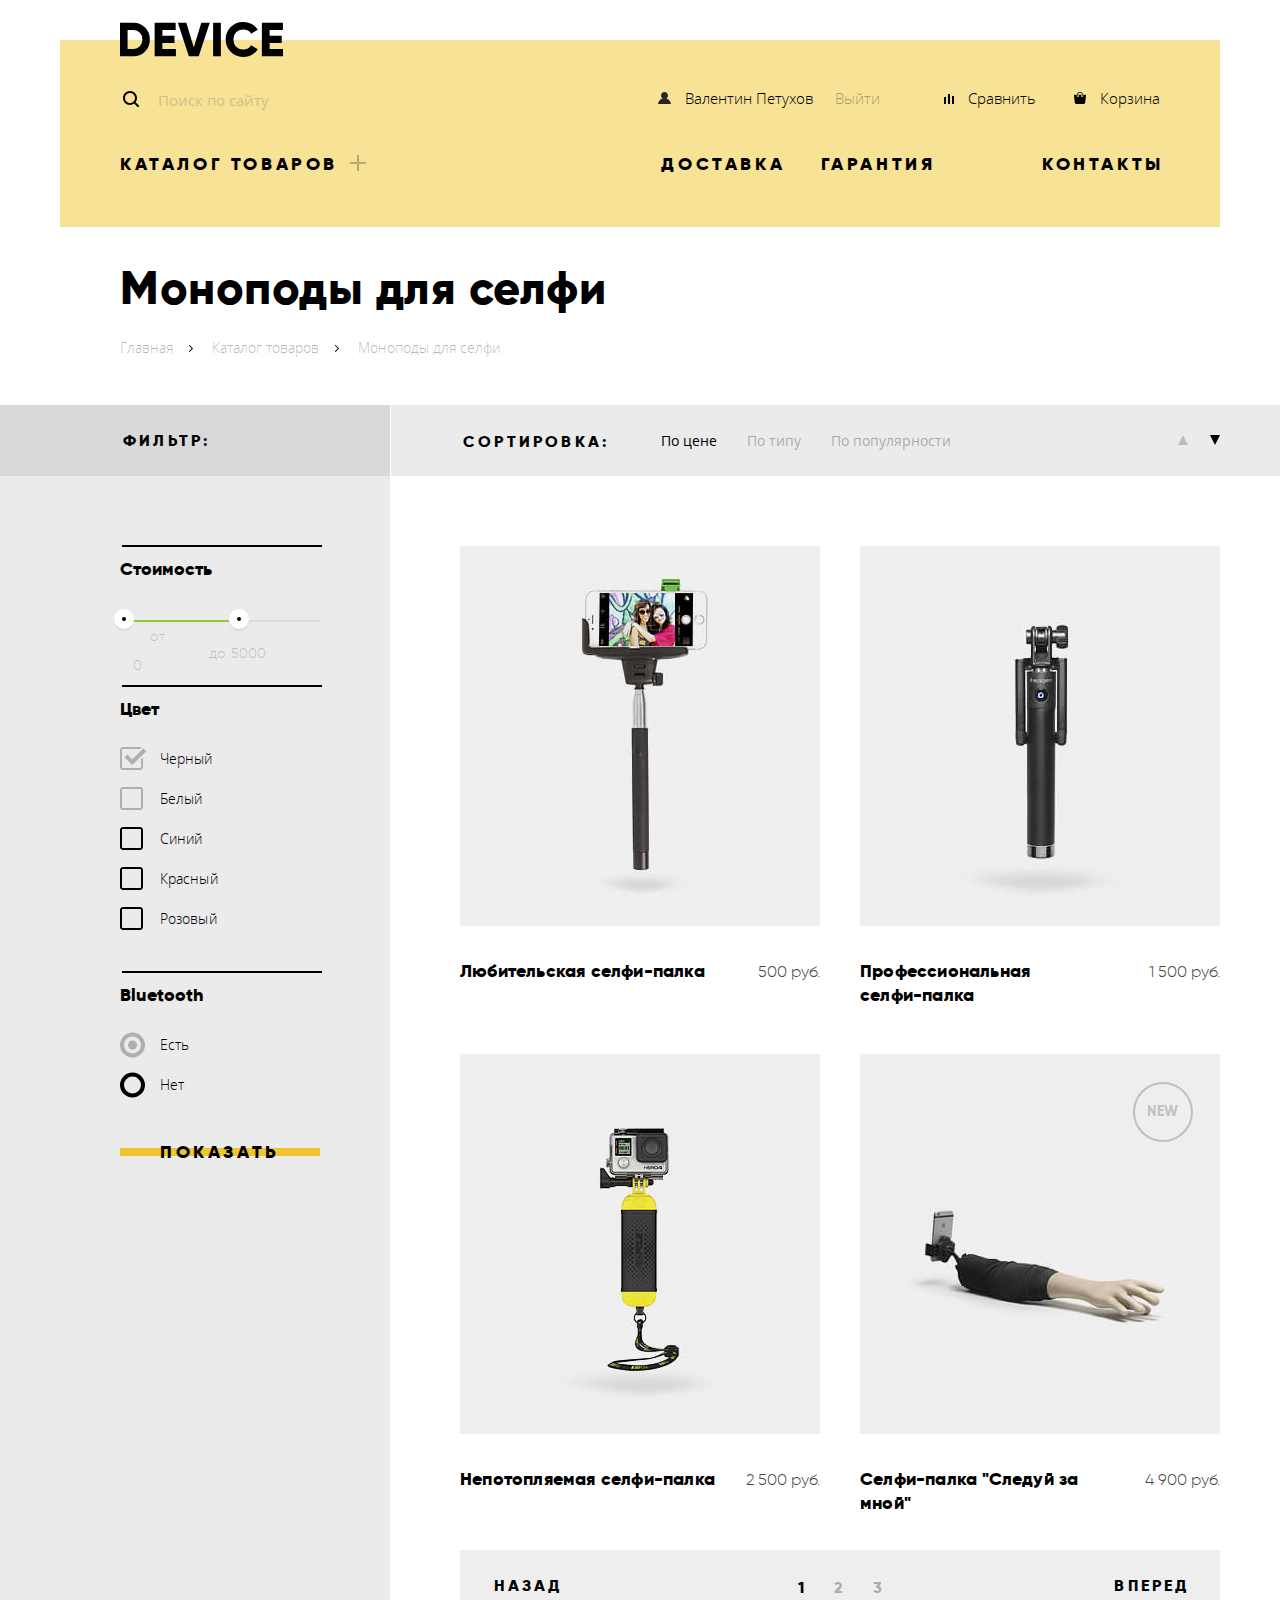
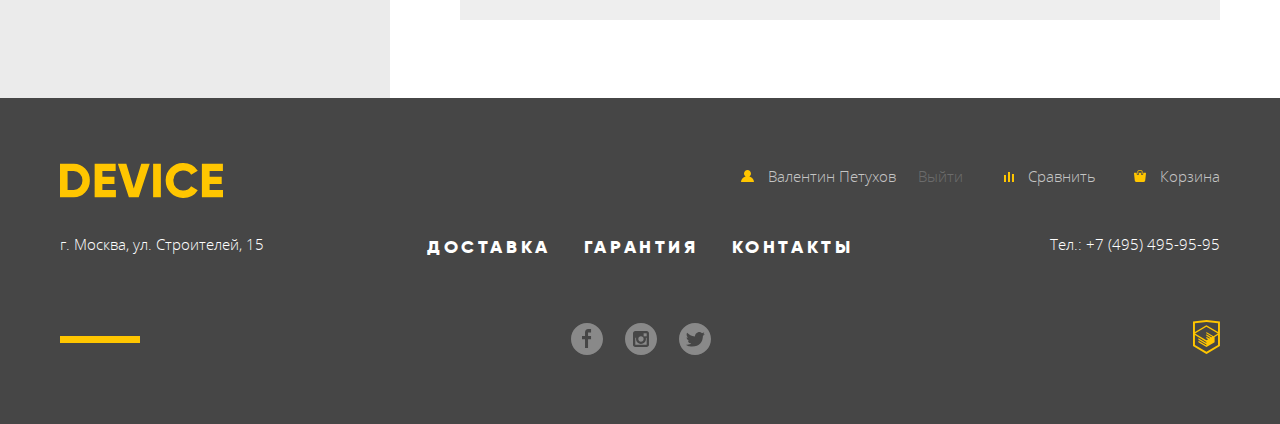
<file: catalog.html>
<!DOCTYPE html>
<html lang="ru">

<head>
  <meta charset="utf-8">
  <title>HTML Academy: Девайс</title>
  <link href="css/normalize.css" rel="stylesheet">
  <link href="css/main_min.css" rel="stylesheet">
</head>

<body>
  <header class="catalog-header">
    <div class="logo-top" aria-label="логотип Device"><a class="logo" href="index.html"><svg
          xmlns="http://www.w3.org/2000/svg" width="163" height="35" viewBox="0 0 163 35">
          <path id="_-e-logo"
            d="M-.151.702v33.6h13.532a15.72 15.72 0 0 0 11.72-4.824 16.458 16.458 0 0 0 4.712-11.976 16.458 16.458 0 0 0-4.712-11.976A15.723 15.723 0 0 0 13.381.702H-.151zM7.582 26.91V8.091h5.8a8.646 8.646 0 0 1 6.5 2.568 9.407 9.407 0 0 1 2.489 6.84 9.406 9.406 0 0 1-2.489 6.84 8.642 8.642 0 0 1-6.5 2.568h-5.8zm34.8-5.952h12.082v-7.3H42.378V8.091h13.291V.702H34.645v33.6H55.91V26.91H42.378v-5.952zm36.343 13.344L89.744.702h-8.458l-7.491 24.72L66.304.702h-8.457l11.019 33.6h9.859zm14.4 0h7.733V.702h-7.733v33.6zm38.615-1.416a15.506 15.506 0 0 0 6.041-5.688l-6.67-3.84a7.482 7.482 0 0 1-3.165 3.024 9.87 9.87 0 0 1-4.664 1.1 9.595 9.595 0 0 1-7.177-2.736 9.909 9.909 0 0 1-2.682-7.248 9.909 9.909 0 0 1 2.682-7.248 9.595 9.595 0 0 1 7.177-2.736 9.897 9.897 0 0 1 4.639 1.08 7.592 7.592 0 0 1 3.19 3.048l6.67-3.84a15.873 15.873 0 0 0-6.09-5.688 17.42 17.42 0 0 0-8.409-2.088c-9.779-.272-17.797 7.691-17.591 17.472-.208 9.781 7.809 17.747 17.588 17.476a17.52 17.52 0 0 0 8.458-2.088zm17.881-11.928h12.082v-7.3h-12.085V8.091h13.29V.702h-21.023v33.6h21.265V26.91h-13.532v-5.952z"
            class="cls-1" data-name="-e-logo" />
        </svg></a></div>
    <div class="user-form">
      <form action="https://echo.htmlacademy.ru" method="POST">
        <label for="search">Поиск по сайту</label>
        <input type="text" name="search" id="search" placeholder="Поиск по сайту">
        <button type="submit">Найти</button>
      </form>
      <ul class="list user-menu-top">
        <li class="user-menu-item"><a class="user-link" href="#">
            <svg version="1.1" xmlns="http://www.w3.org/2000/svg" xmlns:xlink="http://www.w3.org/1999/xlink" x="0px"
              y="0px" width="13px" height="12px" viewBox="0 0 13 12" enable-background="new 0 0 13 12"
              xml:space="preserve">
              <path fill="#272525"
                d="M0.032,12h12.937c-0.163-2.643-2.074-4.837-4.671-5.543C9.306,5.846,9.985,4.75,9.985,3.485
            C9.985,1.561,8.425,0,6.5,0S3.015,1.561,3.015,3.485c0,1.264,0.68,2.361,1.688,2.972C2.106,7.163,0.194,9.357,0.032,12z" />
            </svg>
            <span>Валентин Петухов</span>
          </a>
          <a class="log-out" href="#">Выйти</a>
        </li>
        <li class="user-menu-item"><a class="user-link" href="#">
            <svg version="1.1" xmlns="http://www.w3.org/2000/svg" xmlns:xlink="http://www.w3.org/1999/xlink" x="0px"
              y="0px" width="10px" height="10px" viewBox="0 0 10 10" enable-background="new 0 0 10 10"
              xml:space="preserve">
              <rect x="8" y="2" width="1.984" height="8" />
              <rect y="3" width="1.984" height="7" />
              <rect x="4" width="2" height="10" />
            </svg>
            <span>Сравнить</span>
          </a></li>
        <li class="user-menu-item"><a class="user-link" href="#">
            <svg version="1.1" xmlns="http://www.w3.org/2000/svg" xmlns:xlink="http://www.w3.org/1999/xlink" x="0px"
              y="0px" width="12px" height="12px" viewBox="0 0 12 12" enable-background="new 0 0 12 12"
              xml:space="preserve">
              <g>
                <path d="M11.864,3.017c-0.082-0.098-0.203-0.154-0.327-0.154H9.225V4.09c0,0.563-0.484,1.022-1.08,1.022
                  c-0.594,0-1.078-0.458-1.078-1.022V2.863H4.909V4.09c0,0.563-0.485,1.022-1.08,1.022c-0.595,0-1.078-0.458-1.078-1.022V2.863H0.438
                  c-0.125,0-0.243,0.056-0.327,0.154C0.028,3.115-0.012,3.245,0.003,3.375l0.776,7.134c0.015,0.806,0.642,1.455,1.411,1.455h7.595
                  c0.77,0,1.396-0.649,1.411-1.455l0.776-7.134C11.987,3.245,11.946,3.115,11.864,3.017z" />
                <path
                  d="M3.829,4.499c0.239,0,0.433-0.184,0.433-0.409V1.84c0-0.632,0.672-1.022,1.295-1.022h1.079
                  c0.655,0,1.078,0.401,1.078,1.022v2.25c0,0.225,0.194,0.409,0.431,0.409c0.239,0,0.433-0.184,0.433-0.409V1.84
                  C8.577,0.773,7.761,0,6.636,0H5.557C4.367,0,3.398,0.826,3.398,1.84v2.25C3.398,4.315,3.592,4.499,3.829,4.499z" />
              </g>
            </svg>
            <span>Корзина</span>
          </a></li>
      </ul>
    </div>
    <nav class="header-menu">
      <ul class="main-menu-top list">
        <li class="main-menu-catalog">
          <a class="catalog-link" href="#">Каталог товаров</a>
          <div class="catalog-wrapper">
            <ul class="catalog list">
              <li class="catalog-item"><a href="#">Виртуальная реальность</a></li>
              <li class="catalog-item"><a href="#">Моноподы для селфи</a></li>
              <li class="catalog-item"><a href="#">Экшн-камеры</a></li>
            </ul>
            <ul class="catalog list">
              <li class="catalog-item"><a href="#">Фитнес-браслеты</a></li>
              <li class="catalog-item"><a href="#">Умные часы</a></li>
            </ul>
            <ul class="catalog list">
              <li class="catalog-item"><a href="#">Квадрокоптеры</a></li>
            </ul>
          </div>
        </li>
        <li class="main-menu-delivery"><a href="#">Доставка</a></li>
        <li class="main-menu-warranty"><a href="#">Гарантия</a></li>
        <li class="main-menu-contacts"><a href="#">Контакты</a></li>
      </ul>
    </nav>
  </header>
  <main class="catalog-container">
    <div class="breadcrumps-wrapper">
      <h1>Моноподы для селфи</h1>
      <ul class="list breadcrumps">
        <li class="breadcrumps-item"><a href="index.html">Главная</a></li>
        <li class="breadcrumps-item"><a href="#">Каталог товаров</a></li>
        <li class="breadcrumps-item breadcrumbs-item-current"><a>Моноподы для селфи</a></li>
      </ul>
    </div>
    <div class="gradient-wrapper">
      <aside class="filter">
        <h2>Фильтр:</h2>
        <form action="https://echo.htmlacademy.ru" method="POST">
          <fieldset>
            <legend class="filter-values">Стоимость</legend>
            <div class="range-filter">
              <div class="scale">
                <div class="bar">
                  <div class="toggle-min toggle"></div>
                  <div class="toggle-max toggle"></div>
                </div>
              </div>
              <div class="price-scroller">
                <label class="min-price">от<input name="min-price" type="text" value="0"></label>
                <label class="max-price">до<input name="max-price" type="text" value="5000"></label>
              </div>
            </div>
          </fieldset>
          <fieldset>
            <legend class="filter-colors">Цвет</legend>
            <label class="color-check option">
              <input class="color-input visually-hidden" type="checkbox" name="checkbox-1" disabled checked>
              <span class="color-box"></span>
              Черный
            </label>
            <label class="color-check option">
              <input class="color-input visually-hidden" type="checkbox" name="checkbox-2" disabled>
              <span class="color-box"></span>
              Белый
            </label>
            <label class="color-check option">
              <input class="color-input visually-hidden" type="checkbox" name="checkbox-3">
              <span class="color-box"></span>
              Синий
            </label>
            <label class="color-check option">
              <input class="color-input visually-hidden" type="checkbox" name="checkbox-4">
              <span class="color-box"></span>
              Красный
            </label>
            <label class="color-check option">
              <input class="color-input visually-hidden" type="checkbox" name="checkbox-5">
              <span class="color-box"></span>
              Розовый
            </label>
          </fieldset>
          <fieldset>
            <legend class="filter-bluetooth">Bluetooth</legend>
            <label class="bluetooth-radio">
              <input type="radio" class="bluetooth-input visually-hidden" name="bluetooth" disabled checked>
              <span class="bluetooth-rbtn"></span>
              Есть
            </label>
            <label class="bluetooth-radio">
              <input type="radio" class="bluetooth-input visually-hidden" name="bluetooth">
              <span class="bluetooth-rbtn"></span>
              Нет
            </label>
          </fieldset>
          <button class="button filter-show-btn" type="submit">Показать</button>
        </form>
      </aside>
      <section class="sort">
        <div class="sort-wrapper">
          <div class="sort-header">
            <h2>Сортировка:</h2>
            <ul class="list sort-type">
              <li><a class="sort-button sort-current">По цене</a></li>
              <li><a href="#" class="sort-button">По типу</a></li>
              <li><a href="#" class="sort-button">По популярности</a></li>
            </ul>
            <div class="list arrows">
              <label>
                стрелка вверх
                <input class="visually-hidden arrow arrow-up" type="radio" name="arrow">
                <span class="arrow-btn arrow-btn-up"></span>
              </label>
              <label>
                стрелка вниз
                <input class="visually-hidden arrow arrow-down" type="radio" name="arrow" checked>
                <span class="arrow-btn arrow-btn-down"></span>
              </label>
            </div>
          </div>
          <div class="items-wrapper">
            <article class="product-item">
              <div class="product-item-image">
                <img src="img/selfie_item_1.jpg" alt="обычная селфи-палка" width="360" height="380">
                <div class="article-cover">
                  <a href="#" class="button to-cart-btn">В корзину</a>
                  <a class="compare-btn" href="#">Добавить к сравнению</a>
                </div>
              </div>
              <div class="product-item-info">
                <h2><a href="#">Любительская селфи-палка</a></h2>
                <span>500 руб.</span>
              </div>
            </article>
            <article class="product-item">
              <div class="product-item-image">
                <img src="img/selfie_item_2.jpg" alt="профессиональная селфи-палка" width="360" height="380">
                <div class="article-cover">
                  <a href="#" class="button to-cart-btn">В корзину</a>
                  <a class="compare-btn" href="#">Добавить к сравнению</a>
                </div>
              </div>
              <div class="product-item-info">
                <h2><a href="#">Профессиональная селфи-палка</a></h2>
                <span>1 500 руб.</span>
              </div>
            </article>
            <article class="product-item">
              <div class="product-item-image">
                <img src="img/selfie_item_3.jpg" alt="селфи-палка влагозащитная" width="360" height="380">
                <div class="article-cover">
                  <a href="#" class="button to-cart-btn">В корзину</a>
                  <a class="compare-btn" href="#">Добавить к сравнению</a>
                </div>
              </div>
              <div class="product-item-info">
                <h2><a>Непотопляемая селфи-палка</a></h2>
                <span>2 500 руб.</span>
              </div>
            </article>
            <article class="product-item">
              <div class="product-item-image">
                <img src="img/selfie_item_4.jpg" alt="селфи-палка для сьемки в стиле follow-me в форме руки" width="360"
                  height="380">
                <div class="article-cover">
                  <a href="#" class="button to-cart-btn">В корзину</a>
                  <a class="compare-btn" href="#">Добавить к сравнению</a>
                </div>
              </div>
              <div class="product-item-info">
                <h2><a href="#">Селфи-палка "Следуй за мной"</a></h2>
                <span>4 900 руб.</span>
              </div>
            </article>
          </div>
          <div class="pagination">
            <a class="pagination-button" href="#" aria-label="возврат на предыдущую страницу">Назад</a>
            <ul class="pagination-list list">
              <li class="pagination-item pagination-item-current"><a href="#">1</a></li>
              <li class="pagination-item"><a href="#">2</a></li>
              <li class="pagination-item"><a href="#">3</a></li>
            </ul>
            <a class="pagination-button" href="#" aria-label="переход на следующую страницу">Вперед</a>
          </div>
        </div>
      </section>
    </div>
  </main>
  <footer class="catalog-footer">
    <div class="footer-wrapper">
      <div class="footer-top">
        <div class="logo-bottom" aria-label="логотип Device"><a class="logo" href="index.html">
            <svg xmlns="http://www.w3.org/2000/svg" width="163" height="35" viewBox="0 0 163 35">
              <path
                d="M-.151.702v33.6h13.532a15.72 15.72 0 0 0 11.72-4.824 16.458 16.458 0 0 0 4.712-11.976 16.458 16.458 0 0 0-4.712-11.976A15.723 15.723 0 0 0 13.381.702H-.151zM7.582 26.91V8.091h5.8a8.646 8.646 0 0 1 6.5 2.568 9.407 9.407 0 0 1 2.489 6.84 9.406 9.406 0 0 1-2.489 6.84 8.642 8.642 0 0 1-6.5 2.568h-5.8zm34.8-5.952h12.082v-7.3H42.378V8.091h13.291V.702H34.645v33.6H55.91V26.91H42.378v-5.952zm36.343 13.344L89.744.702h-8.458l-7.491 24.72L66.304.702h-8.457l11.019 33.6h9.859zm14.4 0h7.733V.702h-7.733v33.6zm38.615-1.416a15.506 15.506 0 0 0 6.041-5.688l-6.67-3.84a7.482 7.482 0 0 1-3.165 3.024 9.87 9.87 0 0 1-4.664 1.1 9.595 9.595 0 0 1-7.177-2.736 9.909 9.909 0 0 1-2.682-7.248 9.909 9.909 0 0 1 2.682-7.248 9.595 9.595 0 0 1 7.177-2.736 9.897 9.897 0 0 1 4.639 1.08 7.592 7.592 0 0 1 3.19 3.048l6.67-3.84a15.873 15.873 0 0 0-6.09-5.688 17.42 17.42 0 0 0-8.409-2.088c-9.779-.272-17.797 7.691-17.591 17.472-.208 9.781 7.809 17.747 17.588 17.476a17.52 17.52 0 0 0 8.458-2.088zm17.881-11.928h12.082v-7.3h-12.085V8.091h13.29V.702h-21.023v33.6h21.265V26.91h-13.532v-5.952z"
                class="cls-1" data-name="-e-logo" />
            </svg></a></div>
        <ul class="list user-menu-bottom">
          <li class="user-menu-item"><a class="user-link logout-link" href="#">
              <svg version="1.1" xmlns="http://www.w3.org/2000/svg" xmlns:xlink="http://www.w3.org/1999/xlink" x="0px"
                y="0px" width="13px" height="12px" viewBox="0 0 13 12" enable-background="new 0 0 13 12"
                xml:space="preserve">
                <path fill="#272525"
                  d="M0.032,12h12.937c-0.163-2.643-2.074-4.837-4.671-5.543C9.306,5.846,9.985,4.75,9.985,3.485
                C9.985,1.561,8.425,0,6.5,0S3.015,1.561,3.015,3.485c0,1.264,0.68,2.361,1.688,2.972C2.106,7.163,0.194,9.357,0.032,12z" />
              </svg>
              <span>Валентин Петухов</span>
            </a>
            <a class="log-out" href="#">Выйти</a>
          </li>
          <li class="user-menu-item"><a class="user-link" href="#">
              <svg version="1.1" xmlns="http://www.w3.org/2000/svg" xmlns:xlink="http://www.w3.org/1999/xlink" x="0px"
                y="0px" width="10px" height="10px" viewBox="0 0 10 10" enable-background="new 0 0 10 10"
                xml:space="preserve">
                <rect x="8" y="2" width="1.984" height="8" />
                <rect y="3" width="1.984" height="7" />
                <rect x="4" width="2" height="10" />
              </svg>
              <span>Сравнить</span>
            </a></li>
          <li class="user-menu-item"><a class="user-link" href="#">
              <svg version="1.1" xmlns="http://www.w3.org/2000/svg" xmlns:xlink="http://www.w3.org/1999/xlink" x="0px"
                y="0px" width="12px" height="12px" viewBox="0 0 12 12" enable-background="new 0 0 12 12"
                xml:space="preserve">
                <g>
                  <path d="M11.864,3.017c-0.082-0.098-0.203-0.154-0.327-0.154H9.225V4.09c0,0.563-0.484,1.022-1.08,1.022
                c-0.594,0-1.078-0.458-1.078-1.022V2.863H4.909V4.09c0,0.563-0.485,1.022-1.08,1.022c-0.595,0-1.078-0.458-1.078-1.022V2.863H0.438
                c-0.125,0-0.243,0.056-0.327,0.154C0.028,3.115-0.012,3.245,0.003,3.375l0.776,7.134c0.015,0.806,0.642,1.455,1.411,1.455h7.595
                c0.77,0,1.396-0.649,1.411-1.455l0.776-7.134C11.987,3.245,11.946,3.115,11.864,3.017z" />
                  <path
                    d="M3.829,4.499c0.239,0,0.433-0.184,0.433-0.409V1.84c0-0.632,0.672-1.022,1.295-1.022h1.079
                c0.655,0,1.078,0.401,1.078,1.022v2.25c0,0.225,0.194,0.409,0.431,0.409c0.239,0,0.433-0.184,0.433-0.409V1.84
                C8.577,0.773,7.761,0,6.636,0H5.557C4.367,0,3.398,0.826,3.398,1.84v2.25C3.398,4.315,3.592,4.499,3.829,4.499z" />
                </g>
              </svg>
              <span>Корзина</span>
            </a></li>
        </ul>
      </div>
      <div class="footer-middle">
        <div class="address" aria-label="адрес компании Device">
          <p>г. Москва, ул. Строителей, 15</p>
        </div>
        <ul class="list main-menu-bottom">
          <li><a href="#">Доставка</a></li>
          <li><a href="#">Гарантия</a></li>
          <li><a href="#">Контакты</a></li>
        </ul>
        <div class="tel-number">
          <p>Тел.: <a href="tel:84954959595">+7 (495) 495-95-95</a></p>
        </div>
      </div>
      <div class="footer-bottom">
        <ul class="list social">
          <li><a class="social-link" href="#" aria-label="Device на facebook">
              <svg version="1.1" xmlns="http://www.w3.org/2000/svg" xmlns:xlink="http://www.w3.org/1999/xlink" x="0px"
                y="0px" width="32px" height="32px" viewBox="0 0 32 32" enable-background="new 0 0 32 32"
                xml:space="preserve">
                <path fill="#FFFFFF"
                  d="M16,0C7.164,0,0,7.163,0,16s7.164,16,16,16c8.837,0,16-7.164,16-16S24.837,0,16,0z M20.062,9.455h-3.021
                  v3.444h3.021v3.445h-3.021v8.61h-3.021v-8.61H11v-3.445h3.021V9.455c0-1.902,1.353-3.445,3.021-3.445h3.021V9.455z" />
              </svg>
            </a></li>
          <li><a class="social-link" href="#" aria-label="Device в instagram">
              <svg version="1.1" xmlns="http://www.w3.org/2000/svg" xmlns:xlink="http://www.w3.org/1999/xlink" x="0px"
                y="0px" width="32px" height="32px" viewBox="0 0 32 32" enable-background="new 0 0 32 32"
                xml:space="preserve">
                <g>
                  <path fill="#FFFFFF" d="M20.916,16c0,2.728-2.211,4.938-4.938,4.938S11.039,18.728,11.039,16c0-0.394,0.051-0.773,0.138-1.14
      h-0.897v6.838h11.396V14.86h-0.897C20.865,15.227,20.916,15.606,20.916,16z" />
                  <path fill="#FFFFFF" d="M15.978,18.659c1.466,0,2.659-1.193,2.659-2.659s-1.193-2.659-2.659-2.659
      c-1.466,0-2.659,1.193-2.659,2.659S14.511,18.659,15.978,18.659z" />
                  <rect x="18.637" y="10.302" fill="#FFFFFF" width="3.039" height="3.039" />
                  <path fill="#FFFFFF" d="M16,0C7.164,0,0,7.164,0,16c0,8.837,7.164,16,16,16c8.837,0,16-7.163,16-16C32,7.164,24.837,0,16,0z
       M23.955,21.698c0,1.254-1.025,2.279-2.279,2.279H10.279C9.026,23.978,8,22.952,8,21.698V10.302c0-1.253,1.026-2.279,2.279-2.279
      h11.396c1.254,0,2.279,1.026,2.279,2.279V21.698z" />
                </g>
              </svg>
            </a></li>
          <li><a class="social-link" href="#" aria-label="Device в twitter">
              <svg version="1.1" xmlns="http://www.w3.org/2000/svg" xmlns:xlink="http://www.w3.org/1999/xlink" x="0px"
                y="0px" width="32px" height="32px" viewBox="0 0 32 32" enable-background="new 0 0 32 32"
                xml:space="preserve">
                <g>
                </g>
                <g id="Layer_2">
                  <path fill="#FFFFFF"
                    d="M16,0C7.164,0,0,7.164,0,16c0,8.837,7.164,16,16,16c8.837,0,16-7.163,16-16C32,7.164,24.837,0,16,0z
       M23.944,12.809c-0.251,6.516-3.463,10.832-10.992,10.702c-0.14,0-0.205,0-0.233,0c-0.015,0-0.021,0-0.021,0
      c-0.029,0-0.094,0-0.232,0c-0.447,0-4.543-0.443-5.344-1.823c2.479,0.19,4.247-0.406,5.12-1.136
      c-1.048-0.289-2.923-0.461-3.251-2.848c0.384,0.104,0.618,0.221,1.299,0.113c-1.307-0.824-2.758-1.519-2.679-3.643
      c0.311,0.317,1.164,0.518,1.46,0.457c-0.768-0.233-2.149-3.244-0.974-4.781c1.984,1.79,4.075,3.482,7.804,3.643
      c0.227-2.214,1.24-3.699,3.168-4.325c1.84-0.479,3.255,0.26,3.901,1.138c0.737-0.224,1.453-0.466,2.193-0.685
      c-0.004,0.833-0.569,1.463-0.935,1.709c0.747,0.165,1.423-0.475,1.423-0.475C25.467,11.818,24.557,12.58,23.944,12.809z" />
                </g>
              </svg>
            </a></li>
        </ul>
        <div class="academy-logo" aria-label="переход на сайт разработчика HTML Academy"><a
            href="https://htmlacademy.ru/intensive/htmlcss">
            <svg version="1.1" xmlns="http://www.w3.org/2000/svg" xmlns:xlink="http://www.w3.org/1999/xlink" x="0px"
              y="0px" width="26.943px" height="34.09px" viewBox="0 0 26.943 34.09"
              enable-background="new 0 0 26.943 34.09" xml:space="preserve">
              <path
                d="M13.62,0.017L13.472,0L0,1.412v24.661l13.473,8.017l13.43-7.99l0.042-0.025V1.412L13.62,0.017z M25.019,12.127L13.495,5.334 L13.494,5.23l-0.087,0.05l-0.088-0.056v0.109L1.925,12.118V3.147l11.548-1.212l11.547,1.212V12.127z M13.405,6.787L24.923,13.5 l-4.479,2.64l-7.093-4.221l-0.014,1.415l5.904,3.513l-0.86,0.507l-5.03-2.992l-0.014,1.415l3.827,2.275l-0.782,0.523l-3.031-1.787 l-0.014,1.413l1.853,1.091l-1.8,1.081L2.034,13.622L13.405,6.787z M1.925,15.127l11.411,6.791l0.016,1.044L5.41,18.234L5.395,19.65 l7.979,4.795l0.018,1.076l-7.973-4.74l-0.013,1.414l8.021,4.822l0.046,0.025l8.143-4.872l-0.011-5.177l3.415-2.036v10.021 L13.472,31.85L1.925,24.979V15.127z" />
            </svg>
          </a></div>
      </div>
    </div>
  </footer>
</body>

</html>
</file>
<file: css/main_min.css>
@-webkit-keyframes bounce{0%{-webkit-transform:translateY(-2000px);transform:translateY(-2000px)}70%{-webkit-transform:translateY(30px);transform:translateY(30px)}90%{-webkit-transform:translateY(-10px);transform:translateY(-10px)}to{-webkit-transform:translateY(0);transform:translateY(0)}}@keyframes bounce{0%{-webkit-transform:translateY(-2000px);transform:translateY(-2000px)}70%{-webkit-transform:translateY(30px);transform:translateY(30px)}90%{-webkit-transform:translateY(-10px);transform:translateY(-10px)}to{-webkit-transform:translateY(0);transform:translateY(0)}}@-webkit-keyframes shake{0%,to{-webkit-transform:translateX(0);transform:translateX(0)}10%,30%,50%,70%,90%{-webkit-transform:translateX(-10px);transform:translateX(-10px)}20%,40%,60%,80%{-webkit-transform:translateX(10px);transform:translateX(10px)}}@keyframes shake{0%,to{-webkit-transform:translateX(0);transform:translateX(0)}10%,30%,50%,70%,90%{-webkit-transform:translateX(-10px);transform:translateX(-10px)}20%,40%,60%,80%{-webkit-transform:translateX(10px);transform:translateX(10px)}}@font-face{font-family:"Gilroy";src:url(../fonts/web/gilroyextrabold.woff) format("woff"),url(../fonts/web/gilroyextrabold.woff2) format("woff2");font-weight:700;font-style:normal}@font-face{font-family:"Gilroy";src:url(../fonts/web/gilroylight.woff) format("woff"),url(../fonts/web/gilroylight.woff2) format("woff2");font-weight:400;font-style:normal}@font-face{font-family:"OpenSans";src:url(../fonts/web/opensans.woff) format("woff"),url(../fonts/web/opensans.woff2) format("woff2");font-weight:400;font-style:normal}@font-face{font-family:"OpenSans";src:url(../fonts/web/opensanslight.woff) format("woff"),url(../fonts/web/opensanslight.woff2) format("woff2");font-weight:300;font-style:normal}body,html{min-width:1200px;overflow-x:hidden}html{-webkit-box-sizing:border-box;box-sizing:border-box}*,::after,::before{-webkit-box-sizing:inherit;box-sizing:inherit}body{margin:0 auto;padding:0;font-family:"OpenSans",Arial,sans-serif;font-weight:300;font-size:15px;line-height:2;text-align:left;color:#464646;background-color:#fff}a{text-decoration:none;color:#000}img{max-width:100%;height:auto}.list{margin:0;padding:0}.list li{list-style-type:none}.visually-hidden:not(:focus):not(:active),input[type=checkbox].visually-hidden,input[type=radio].visually-hidden{position:absolute;width:1px;height:1px;margin:-1px;padding:0;overflow:hidden;white-space:nowrap;border:0;-webkit-clip-path:inset(100%);clip-path:inset(100%);clip:rect(0 0 0 0)}.catalog-header,.index-header{display:-webkit-box;display:-ms-flexbox;display:flex;-webkit-box-orient:vertical;-webkit-box-direction:normal;-ms-flex-direction:column;flex-direction:column;width:1160px;margin:40px auto 0;padding:0 60px;color:#000;background-color:rgba(240,197,46,.5)}.index-header{padding-bottom:160px}.catalog-header{padding-bottom:50px}.logo[href^=index]:hover svg,.user-link:hover svg{opacity:.6}.category-link:active h3,.category-link:active svg,.logo[href^=index]:active svg,.user-link:active svg{opacity:.3}.logo-top{margin-top:-18px;line-height:0}.header-menu{margin:0;padding:0}.main-menu-top{position:relative;display:-webkit-box;display:-ms-flexbox;display:flex;-webkit-box-pack:justify;-ms-flex-pack:justify;justify-content:space-between;-ms-flex-wrap:wrap;flex-wrap:wrap;margin:7px 0 0;padding:0;font-family:"Gilroy",Arial,sans-serif;font-size:18px;font-weight:700;line-height:1.33}.main-menu-catalog{width:260px;margin-right:280px}.main-menu-delivery{width:130px}.main-menu-warranty{width:120px;margin-left:28px}.main-menu-contacts{width:120px;margin-left:100px;margin-right:-2px}.main-menu-top a{font-family:"Gilroy",Arial,sans-serif;font-size:18px;font-weight:700;letter-spacing:3.6px;text-transform:uppercase}.catalog-wrapper{position:absolute;z-index:2;left:-60px;top:100%;display:none;width:1160px;min-height:170px;background-color:#f7e296}.catalog-link::after{content:"";display:inline-block;vertical-align:top;width:16px;height:16px;margin-left:12px;margin-top:2px;background:url(../img/plus.svg) no-repeat 0 0;opacity:.3}.catalog-link:hover+.catalog-wrapper,.catalog-wrapper:hover{display:-webkit-box;display:-ms-flexbox;display:flex;-webkit-box-pack:start;-ms-flex-pack:start;justify-content:flex-start}.catalog{width:200px;height:100%;margin-left:40px;padding-top:20px;padding-bottom:30px}.catalog:last-of-type{margin-left:0}.catalog:first-of-type{margin-left:60px}.catalog-item{width:200px;text-align:left}.catalog-item:nth-child(3n+1){width:240px}.catalog-item:nth-child(6){width:100%}.catalog a{font-family:"OpenSans",Arial,sans-serif;font-weight:300;font-size:15px;line-height:2.4;letter-spacing:.2px;text-transform:none}.user-form,.user-form form{display:-webkit-box;display:-ms-flexbox;display:flex}.user-form{-webkit-box-pack:justify;-ms-flex-pack:justify;justify-content:space-between;-webkit-box-align:center;-ms-flex-align:center;align-items:center;padding:20px 0}.user-form form{min-height:49px}.user-form input{width:392px;min-height:49px;margin:0;padding-left:38px;padding-right:25px;border:0;border-bottom:2px solid transparent;background:0 0;outline:0}.user-form input:focus{border-bottom:2px solid #000}.user-form input::-webkit-input-placeholder{opacity:.3}.user-form input:-ms-input-placeholder,.user-form input::-ms-input-placeholder{opacity:.3}.user-form input::placeholder{opacity:.3}.user-form input:hover::-webkit-input-placeholder{opacity:.6}.user-form input:hover:-ms-input-placeholder,.user-form input:hover::-ms-input-placeholder{opacity:.6}.user-form input:hover::placeholder{opacity:.6}.user-form label{position:relative;font-size:0}.user-form label::before{content:"";position:absolute;top:50%;-webkit-transform:translateY(-50%);-ms-transform:translateY(-50%);transform:translateY(-50%);width:16px;height:16px;margin-top:-3px;margin-left:3px;background:url(../img/search.svg) no-repeat 0 0}.user-form button{display:none;width:85px;height:49px;margin-left:-4px;background:0 0;border:2px solid #000;outline:0;cursor:pointer}.user-form button:active{display:inline-block;vertical-align:middle;color:rgba(255,255,255,.3);background-color:#000}.user-form input:focus~button,.user-form input:focus~button:hover{display:inline-block;vertical-align:middle}.user-form input:focus~button:hover{color:#fff;background-color:#000}.user-menu-top{display:-webkit-box;display:-ms-flexbox;display:flex;-webkit-box-align:baseline;-ms-flex-align:baseline;align-items:baseline;-webkit-box-pack:end;-ms-flex-pack:end;justify-content:flex-end;margin-top:-8px;line-height:0}.user-menu-item{margin-left:38px}.user-menu-item:first-of-type{width:243px;margin-left:7px;margin-right:5px}.log-out{margin-left:18px;opacity:.3}.user-link span{padding-left:10px}.catalog-header a:hover,.index-header a:hover{color:rgba(0,0,0,.6)}.catalog-header a:active,.index-header a:active{color:rgba(0,0,0,.3)}.main-centerer{width:1200px;margin:0 auto;padding:0 20px}.catalog-container{width:100%;margin:0 auto}.breadcrumps-wrapper h1,.index-title{margin:0;font-family:"Gilroy",Arial,sans-serif;font-size:47px;font-weight:700;line-height:1.02;letter-spacing:.5px;color:#000}.breadcrumps-wrapper{width:1200px;margin:0 auto;padding:38px 80px}.breadcrumps{display:-webkit-box;display:-ms-flexbox;display:flex;margin:19px 0 0;padding:0}.breadcrumps-item:not(.breadcrumbs-item-current){padding-right:19px;vertical-align:middle}.breadcrumps-item a{font-size:14px;line-height:1.71;color:rgba(0,0,0,.3)}.breadcrumps-item:not(.breadcrumbs-item-current) a:hover{color:rgba(0,0,0,.6)}.breadcrumps-item:not(.breadcrumbs-item-current) a:active{color:rgba(0,0,0,.1)}.breadcrumps-item:not(.breadcrumbs-item-current)::after{content:"";display:inline-block;vertical-align:middle;width:4px;height:7px;margin-left:16px;background:url(../img/nav_arrow.svg) no-repeat 0 0}.product-switch-btn{display:inline-block;vertical-align:middle;width:12px;height:12px;margin-right:21px;border:1px solid #000;border-radius:50%;cursor:pointer}.top-products-switchers{position:absolute;right:60px;bottom:155px;display:-webkit-box;display:-ms-flexbox;display:flex;-webkit-box-pack:justify;-ms-flex-pack:justify;justify-content:space-between}.top-products-input-1{right:145px;bottom:162px}.top-products-input-2{right:114px;bottom:162px}.top-products-input-3{right:80px;bottom:162px}.top-products-input-1:focus~.top-products-switchers .product-switch-btn-1,.top-products-input-2:focus~.top-products-switchers .product-switch-btn-2,.top-products-input-3:focus~.top-products-switchers .product-switch-btn-3{outline:2px solid #add8e6}.top-products-input-1:checked~.top-products-switchers .product-switch-btn-1,.top-products-input-2:checked~.top-products-switchers .product-switch-btn-2,.top-products-input-3:checked~.top-products-switchers .product-switch-btn-3{-webkit-box-shadow:inset 0 0 0 3px #fff,inset 0 0 0 4px #000;box-shadow:inset 0 0 0 3px #fff,inset 0 0 0 4px #000}.main-products{position:relative;margin:-120px auto 0;display:-webkit-box;display:-ms-flexbox;display:flex}.product{display:none;margin:0 auto;min-height:514px}.part{width:50%}.product-image{margin:10px 0 0;padding-left:90px}.slide-2 .product-image{margin-top:20px;padding-left:120px}.slide-1 h3{margin-top:4px}.slide-1 h3::before,.slide-3 h3::before{margin-top:18px;padding-bottom:35px}.slide-1 h3,.slide-2 h3,.slide-3 h3{margin-bottom:21px}.slide-3 .product-image{padding-top:65px;padding-left:33px}.second-icon+h3,.slide-3 .product-description{padding-right:50px}.slide-3 p{padding-right:41px;letter-spacing:.2px}.product-description{padding-top:30px;padding-right:60px;padding-left:20px}.top-products-input-1:checked~.slide-1,.top-products-input-2:checked~.slide-2,.top-products-input-3:checked~.slide-3{display:-webkit-box;display:-ms-flexbox;display:flex}.slogan{position:relative;z-index:0;margin-top:0;margin-bottom:11px;font-family:"Gilroy",Arial,sans-serif;font-size:47px;font-weight:700;line-height:1.19;letter-spacing:.5px;color:#000}.slogan::before{content:"";z-index:0;display:block;width:100px;margin-top:20px;padding-bottom:31px;border-top:7px solid #fff}.slide-1 .slogan::after,.slide-2 .slogan::after,.slide-3 .slogan::after{content:"01";position:absolute;top:-50px;right:-15px;z-index:-1;font-family:"Gilroy",Arial,sans-serif;font-size:179px;font-weight:800;line-height:1;letter-spacing:1.8px;color:#fff}.slide-2 .slogan::after,.slide-3 .slogan::after{content:"02"}.slide-3 .slogan::after{content:"03";right:-10px;padding-right:7px}.product-description p{margin-bottom:45px}.slide-1 p{margin-bottom:42px;padding-right:15px;letter-spacing:.2px}.button,.button::before{display:inline-block;vertical-align:middle}.button{padding-top:2px;font-family:"Gilroy",Arial,sans-serif;font-size:18px;font-weight:700;letter-spacing:3.6px;text-transform:uppercase;text-align:center;position:relative;width:220px;height:40px}.button::before{content:"";position:absolute;top:50%;left:0;-webkit-transform:translateY(-50%);-ms-transform:translateY(-50%);transform:translateY(-50%);z-index:-2;width:100%;height:8px;background-color:#f0c52e;-webkit-transition:top .2s ease-in,height .2s ease-in;-o-transition:top .2s ease-in,height .2s ease-in;transition:top .2s ease-in,height .2s ease-in}.button:hover::before{height:100%}.button:focus{background-color:#f0c52e;outline:0}.button:active{color:rgba(0,0,0,.3)}.product-info{display:-webkit-box;display:-ms-flexbox;display:flex;margin-top:40px;width:100%}.product-info tr:first-of-type{color:#000;font-family:"Gilroy",Arial,sans-serif;font-size:36px;font-weight:400;line-height:1.33}.product-info td{padding:6px 40px}.slide-1 .product-info{margin-top:45px}.slide-1 td{padding-top:5px;padding-bottom:3px;padding-right:37px}.slide-3 td{padding:7px 0 0 45px}.product-info td:first-child{padding-left:0}.product-info td:last-child{padding-right:0}.product-info tr{font-size:13px;line-height:1.54}.product-list{max-width:1160px;margin:90px auto 0}.product-category{display:-webkit-box;display:-ms-flexbox;display:flex;-ms-flex-wrap:wrap;flex-wrap:wrap;-webkit-box-pack:start;-ms-flex-pack:start;justify-content:flex-start;margin:0 auto;padding:0}.partner:not(:nth-child(4n)),.product-category li:not(:nth-child(6n)){margin-right:40px}.category-icon,.category-link{vertical-align:middle;width:160px}.category-link{display:inline-block}.category-icon{height:160px;margin:-160px 0 0;padding:0;text-align:center}.first-icon{padding-top:52px}.second-icon{padding-top:41px}.third-icon{padding-top:38px}.fourth-icon{padding-top:50px}.fifth-icon{padding-top:32px}.sixth-icon{padding-top:49px}.category-title{margin-top:32px;margin-bottom:40px}.category-link::before,.category-link:hover::before{-webkit-transition:background-color .2s ease-in;-o-transition:background-color .2s ease-in;transition:background-color .2s ease-in}.category-link::before{content:"";display:block;width:160px;height:160px;background-color:rgba(240,197,46,.5)}.category-link:hover::before{background-color:#f0c52e}.product-category h3{font-family:"Gilroy",Arial,sans-serif;font-size:18px;font-weight:700;line-height:1.33}.services,.services-wrapper{display:-webkit-box;display:-ms-flexbox;display:flex}.services{margin-top:140px;color:#000;background-color:#e5e5e5;width:100%}.services-wrapper{position:relative;z-index:0;-webkit-box-pack:start;-ms-flex-pack:start;justify-content:flex-start;width:1160px;margin:0 auto;padding-bottom:70px}.services-menu{width:284px;margin:-100px 116px 0 0;padding:80px 0 70px;text-align:left;border-right:7px solid #000}.service-radio{bottom:50%}.service-btn{width:160px;cursor:pointer}.services-wrapper input:first-of-type{top:0;left:30px}.services-wrapper input:nth-of-type(2){top:55px;left:30px}.services-wrapper input:nth-of-type(3){top:120px;left:30px}#credit-radio:active~.services-menu .credit-btn,#credit-radio:checked~.services-menu .credit-btn,#delivery-radio:active~.services-menu .delivery-btn,#delivery-radio:checked~.services-menu .delivery-btn,#warranty-radio:active~.services-menu .warranty-btn,#warranty-radio:checked~.services-menu .warranty-btn{color:#f7e184}#credit-radio:active~.services-menu .credit-btn::after,#credit-radio:checked~.services-menu .credit-btn::after,#delivery-radio:active~.services-menu .delivery-btn::after,#delivery-radio:checked~.services-menu .delivery-btn::after,#warranty-radio:active~.services-menu .warranty-btn::after,#warranty-radio:checked~.services-menu .warranty-btn::after{content:"";position:absolute;z-index:-1;top:0;left:0;width:278px;height:100%;background-color:#000}#credit-radio:checked:focus~.services-menu .credit-btn::after,#delivery-radio:checked:focus~.services-menu .delivery-btn::after,#warranty-radio:checked:focus~.services-menu .warranty-btn::after{outline:3px solid #f7d230}.services-menu li:not(:first-child){margin-top:25px}.service{position:relative;display:none;width:460px;margin-top:-25px}.service h3{display:inline-block;vertical-align:middle;margin:0;padding-bottom:15px;font-family:"Gilroy",Arial,sans-serif;font-size:47px;font-weight:700;line-height:1.02}.delivery-slide::after{content:"";position:absolute;top:10px;right:-232px;width:136px;height:164px;background:url(../img/delivery_icon.svg) no-repeat 0 0}.warranty-slide::after{content:"";position:absolute;top:5px;right:-262px;width:171px;height:194px;background:url(../img/warranty_icon.svg) no-repeat 0 0}.credit-slide::after{content:"";position:absolute;top:5px;right:-220px;width:156px;height:186px;background:url(../img/credit_icon.svg) no-repeat 0 0}#credit-radio:checked~.credit-slide,#delivery-radio:checked~.delivery-slide,#warranty-radio:checked~.warranty-slide,.bluetooth-input:checked+.bluetooth-rbtn::before{display:block}.partners{margin:94px auto 134px}.partner-link{position:relative;display:inline-block;vertical-align:baseline}.partner .color,.partner .grayscale{-webkit-transition:opacity .2s ease-in;-o-transition:opacity .2s ease-in;transition:opacity .2s ease-in}.partner .color{position:absolute;top:0;left:0;opacity:0}.partner .grayscale{opacity:.2}.partner-link:hover .color{opacity:1}.partner-link:hover .grayscale{opacity:0}.info-wrapper,.partners-logo{display:-webkit-box;display:-ms-flexbox;display:flex;padding:0}.partners-logo{-ms-flex-wrap:wrap;flex-wrap:wrap;margin:0;-webkit-box-pack:start;-ms-flex-pack:start;justify-content:flex-start}.info-wrapper{-webkit-box-pack:justify;-ms-flex-pack:justify;justify-content:space-between;margin:0 auto}.info-wrapper h2{position:relative;margin-top:3px;font-family:"Gilroy",Arial,sans-serif;font-size:47px;font-weight:700;line-height:1.02;color:#000}.info-wrapper h2::before{content:"";position:absolute;top:-51px;width:80px;height:7px;background-color:#000}.info-wrapper .button{width:260px}.about{width:50%;padding-right:90px}.about p:nth-of-type(1){padding-top:5px}.about p:nth-of-type(2){margin-bottom:0;padding-top:15px}.delivery-companies{margin-top:67px;padding-bottom:55px;font-family:"Gilroy",Arial,sans-serif;font-size:14px;font-weight:700;line-height:1.71}.delivery-companies li,.filter legend,.gradient-wrapper h2{font-family:"Gilroy",Arial,sans-serif;font-weight:700;color:#000}.delivery-companies li{position:relative;padding-left:33px;padding-top:0;font-size:16px;line-height:2.5}.delivery-companies li::before{content:"";position:absolute;left:0;top:40%;width:8px;height:8px;border:2px solid #e5e5e5;border-radius:50%}.contacts,.gradient-wrapper{display:-webkit-box;display:-ms-flexbox;display:flex}.contacts{margin-left:35px;-webkit-box-orient:vertical;-webkit-box-direction:normal;-ms-flex-direction:column;flex-direction:column;width:50%}.contacts p{margin:0;padding-top:5px}.contacts a{display:inline-block;vertical-align:middle;margin-top:40px}.contacts .button{margin-top:auto}.gradient-wrapper{-webkit-box-pack:center;-ms-flex-pack:center;justify-content:center;width:1200px;margin:5px auto 0}.gradient-wrapper h2{margin:0;padding:0;font-size:16px;line-height:1.5;letter-spacing:3.2px;text-transform:uppercase}.filter,.filter fieldset{position:relative;padding:0}.filter{display:-webkit-box;display:-ms-flexbox;display:flex;-webkit-box-orient:vertical;-webkit-box-direction:normal;-ms-flex-flow:column;flex-flow:column;-webkit-box-pack:start;-ms-flex-pack:start;justify-content:flex-start;-webkit-box-align:end;-ms-flex-align:end;align-items:flex-end;background-color:#ebebeb;margin:0 0 0 30px}.filter::after,.filter::before{content:"";position:absolute;top:0;width:300vw}.filter::before{right:0;min-height:71px;background-color:#d9d9d9}.filter::after{left:-300vw;z-index:-1;height:100%;background-color:#ebebeb}.filter form{margin-right:70px;margin-top:12px}.filter h2{z-index:5;width:300px;margin-top:24px;padding-left:33px;text-align:left}.filter legend{font-size:18px;line-height:1.33}.filter label{font-size:14px;line-height:2.86;letter-spacing:.1px;color:#000}.filter fieldset{margin:0;border:0}.filter legend::before{content:"";position:absolute;width:200px;height:2px;margin-top:-13px;left:2px;background-color:#000}.filter fieldset:first-of-type{margin-top:93px;height:138px}.filter fieldset:nth-of-type(2){margin-top:2px;padding-bottom:45px}.filter fieldset:nth-of-type(3){padding-bottom:27px}.filter-colors{padding-bottom:17px}.range-filter{position:relative}.scale{width:200px;height:2px;margin-top:38px;background-color:#d7dcde}.bar{width:115px;height:2px;background-color:#91c92f}.toggle{position:absolute;left:-6px;display:inline-block;vertical-align:middle;width:20px;height:20px;margin-top:-11px;padding:0;border:8px solid #fff;background-color:#000;-webkit-box-shadow:0 2px 1px 0 #dadada;box-shadow:0 2px 1px 0 #dadada;border-radius:50%;cursor:pointer}.toggle:active{-webkit-box-shadow:0 0 0 2px #fff,0 2px 1px 2px #dadada;box-shadow:0 0 0 2px #fff,0 2px 1px 2px #dadada}.toggle-max{margin-left:115px}.price-scroller{margin-top:3px;margin-right:30px;padding:0;font-size:0}.price-scroller input,.price-scroller label{font-family:"Gilroy",Arial,sans-serif;font-size:14px;font-weight:300;font-style:normal;line-height:1.71;color:rgba(0,0,0,.2)}.price-scroller label{display:inline-block;vertical-align:middle;width:50%;text-align:center}.price-scroller input{width:60px;padding:5px;text-align:left;background:0 0;border:0}.min-price{padding-right:10px}.color-check{display:block;padding-left:40px}.color-box{position:absolute;width:28px;height:26px;margin-top:20px;-webkit-transform:translateY(-50%);-ms-transform:translateY(-50%);transform:translateY(-50%);margin-left:-40px;background-image:url('data:image/svg+xml,%3Csvg version="1.1" id="Layer_1" xmlns="http://www.w3.org/2000/svg" xmlns:xlink="http://www.w3.org/1999/xlink" x="0px" y="0px" width="23px" height="23px" viewBox="0 0 23 23" enable-background="new 0 0 23 23" xml:space="preserve"%3E%3Cpath d="M20,2c0.542,0,1,0.458,1,1v17c0,0.542-0.458,1-1,1H3c-0.542,0-1-0.458-1-1V3c0-0.542,0.458-1,1-1H20 M20,0H3 C1.35,0,0,1.35,0,3v17c0,1.65,1.35,3,3,3h17c1.65,0,3-1.35,3-3V3C23,1.35,21.65,0,20,0L20,0z"/%3E%3C/svg%3E');background-position:left;background-repeat:no-repeat;border-radius:2px}.color-input:focus+.color-box{-webkit-box-shadow:0 0 0 2px #87cefa;box-shadow:0 0 0 2px #87cefa}.color-input:checked:focus+.color-box{-webkit-box-shadow:0 0 0 2px #87cefa;box-shadow:0 0 0 2px #87cefa}.bluetooth-rbtn:hover,.color-input:hover+.color-box{opacity:.6}.color-input:disabled+.color-box{opacity:.25}.color-input:checked+.color-box{background-image:url("data:image/svg+xml,%3Csvg version='1.1' xmlns='http://www.w3.org/2000/svg' xmlns:xlink='http://www.w3.org/1999/xlink' x='0px' y='0px' width='27px' height='23px' viewBox='0 0 27 23' enable-background='new 0 0 27 23' xml:space='preserve'%3E%3Cg id='Layer_1'%3E%3C/g%3E%3Cg id='Layer_2'%3E%3Cg%3E%3Cpolygon points='7.285,7.486 4.456,10.315 12.239,18.098 26.171,4.166 23.343,1.337 12.239,12.439 '/%3E%3Cpath d='M21,20c0,0.542-0.458,1-1,1H3c-0.542,0-1-0.458-1-1V3c0-0.542,0.458-1,1-1h16.908l1.585-1.585C21.051,0.158,20.545,0,20,0 H3C1.35,0,0,1.35,0,3v17c0,1.65,1.35,3,3,3h17c1.65,0,3-1.35,3-3v-9.829l-2,2V20z'/%3E%3C/g%3E%3C/g%3E%3C/svg%3E");background-repeat:no-repeat;background-position:left}.color-input:checked:disabled+.color-box{background-image:url("data:image/svg+xml,%3Csvg version='1.1' xmlns='http://www.w3.org/2000/svg' xmlns:xlink='http://www.w3.org/1999/xlink' x='0px' y='0px' width='27px' height='23px' viewBox='0 0 27 23' enable-background='new 0 0 27 23' xml:space='preserve'%3E%3Cg id='Layer_1'%3E%3C/g%3E%3Cg id='Layer_2'%3E%3Cg%3E%3Cpolygon points='7.285,7.486 4.456,10.315 12.239,18.098 26.171,4.166 23.343,1.337 12.239,12.439 '/%3E%3Cpath d='M21,20c0,0.542-0.458,1-1,1H3c-0.542,0-1-0.458-1-1V3c0-0.542,0.458-1,1-1h16.908l1.585-1.585C21.051,0.158,20.545,0,20,0 H3C1.35,0,0,1.35,0,3v17c0,1.65,1.35,3,3,3h17c1.65,0,3-1.35,3-3v-9.829l-2,2V20z'/%3E%3C/g%3E%3C/g%3E%3C/svg%3E");background-repeat:no-repeat;opacity:.25;-webkit-box-shadow:none;box-shadow:none}.filter-bluetooth{padding-bottom:17px}.bluetooth-radio{position:relative;display:block;padding-left:40px}.bluetooth-rbtn,.bluetooth-rbtn::before{position:absolute;top:50%;border-radius:50%}.bluetooth-rbtn{-webkit-transform:translateY(-50%);-ms-transform:translateY(-50%);transform:translateY(-50%);border:4px solid #000;left:0;width:25px;height:25px}.bluetooth-rbtn::before{content:"";left:50%;display:none;width:9px;height:9px;margin-top:-4.5px;margin-left:-4.5px;background-color:#000}.bluetooth-input:focus+.bluetooth-rbtn{-webkit-box-shadow:0 0 0 2px #87cefa;box-shadow:0 0 0 2px #87cefa}.bluetooth-input:checked:focus+.bluetooth-rbtn{-webkit-box-shadow:0 0 0 2px #87cefa;box-shadow:0 0 0 2px #87cefa}.bluetooth-input:checked:disabled+.bluetooth-rbtn,.bluetooth-input:disabled+.bluetooth-rbtn{opacity:.25}.bluetooth-input:checked:disabled+.bluetooth-rbtn::before{display:block}.filter-show-btn{z-index:2;width:200px;background:0 0;border:0}.sort{position:relative;-webkit-box-orient:vertical;-webkit-box-direction:normal;-ms-flex-flow:column;flex-flow:column;-webkit-box-pack:start;-ms-flex-pack:start;justify-content:flex-start;-ms-flex-line-pack:start;align-content:flex-start;padding:0 0 78px}.sort,.sort-header,.sort-wrapper{display:-webkit-box;display:-ms-flexbox;display:flex}.sort-header{z-index:5;-webkit-box-align:center;-ms-flex-align:center;align-items:center;min-height:71px;-webkit-box-pack:justify;-ms-flex-pack:justify;justify-content:space-between}.sort-header h2{padding-left:3px;padding-top:3px}.sort-wrapper{-webkit-box-orient:vertical;-webkit-box-direction:normal;-ms-flex-flow:column;flex-flow:column;-webkit-box-pack:start;-ms-flex-pack:start;justify-content:flex-start;width:760px;margin:0 0 0 70px}.sort-type,.sort-type::before{height:100%;background-color:#ebebeb}.sort-type{display:-webkit-box;display:-ms-flexbox;display:flex;-webkit-box-pack:start;-ms-flex-pack:start;justify-content:flex-start;-ms-flex-wrap:wrap;flex-wrap:wrap;align-content:center;width:500px;padding:20px 0 21px 26px;position:relative}.sort-type::before{content:"";position:absolute;left:-244px;top:0;z-index:-1;width:300vw}.sort-type li:not(:last-of-type){margin-right:30px}.arrows{display:-webkit-box;display:-ms-flexbox;display:flex;width:60px;-webkit-box-pack:justify;-ms-flex-pack:justify;justify-content:space-between}.arrows label{font-size:0}.arrow-btn{display:inline-block;vertical-align:middle;margin-left:18px;border:10px solid #000;border-right-width:5px;border-left-width:5px;border-left-color:transparent;border-right-color:transparent;opacity:.2;cursor:pointer}.arrow-btn-up{border-top-width:0}.arrow-btn-down{border-bottom-width:0}.arrow-btn:hover{opacity:.4}.arrow-btn:active,.arrow:checked+.arrow-btn{opacity:1}.arrow:focus+.arrow-btn{outline:2px solid #87cefa}.items-wrapper{display:-webkit-box;display:-ms-flexbox;display:flex;-ms-flex-wrap:wrap;flex-wrap:wrap;-webkit-box-pack:justify;-ms-flex-pack:justify;justify-content:space-between;margin-top:40px}.sort-button{font-size:14px;font-weight:400;line-height:1.29}.pagination-item:not(.pagination-item-current) a,.sort-button:not(.sort-current){color:rgba(0,0,0,.3)}.pagination-item:not(.pagination-item-current) a:hover,.sort-button:not(.sort-current):hover{color:rgba(0,0,0,.6)}.pagination-item:not(.pagination-item-current) a:active,.sort-button:not(.sort-current):active{color:#000}.product-item{margin-top:30px}.product-item-image{position:relative}.article-cover{position:absolute;top:0;left:0;display:none;width:360px;height:380px;background-color:rgba(238,238,238,.7)}.to-cart-btn{display:block;width:200px;margin:193px auto 0;-webkit-transform:translateY(-50%);-ms-transform:translateY(-50%);transform:translateY(-50%)}.compare-btn{margin:-5px auto 0;font-size:13px;font-style:normal;font-stretch:normal;line-height:1.54;letter-spacing:.1px;text-align:center;text-transform:none;color:rgba(0,0,0,.5)}.compare-btn:hover{color:#000}.compare-btn:active{color:rgba(0,0,0,.2)}.compare-btn,.product-item-image:hover .article-cover{display:block}.product-item-image::before{content:"new";position:absolute;top:28px;right:27px;width:60px;height:60px;padding-top:16px;font-family:"Gilroy",Arial,sans-serif;font-size:14px;font-weight:700;line-height:1.71;letter-spacing:.7px;text-align:center;text-transform:uppercase;color:rgba(0,0,0,.2);border:2px solid rgba(0,0,0,.2);border-radius:50%}.product-item:first-of-type .product-item-image::before{display:none}.product-item:nth-of-type(2) .product-item-image::before,.product-item:nth-of-type(3) .product-item-image::before{display:none}.product-item-info{display:-webkit-box;display:-ms-flexbox;display:flex;-webkit-box-pack:justify;-ms-flex-pack:justify;justify-content:space-between;margin-top:25px;margin-bottom:16px}.product-item h2{width:260px;margin:0;padding:0;font-family:"Gilroy",Arial,sans-serif;font-size:18px;font-weight:700;line-height:1.33;letter-spacing:.2px;text-transform:none}.product-item:nth-of-type(2) h2{padding-right:50px}.product-item span{font-family:"Gilroy",Arial,sans-serif;font-size:16px;font-weight:300;line-height:1.5}.pagination,.pagination-list{display:-webkit-box;display:-ms-flexbox;display:flex}.pagination{margin-top:18px;-webkit-box-align:center;-ms-flex-align:center;align-items:center;min-height:70px;font-family:"Gilroy",Arial,sans-serif;font-size:16px;font-weight:700;line-height:1.5;background-color:#eee;-webkit-box-pack:justify;-ms-flex-pack:justify;justify-content:space-between}.pagination-list{-ms-flex-wrap:wrap;flex-wrap:wrap;-webkit-box-pack:start;-ms-flex-pack:start;justify-content:flex-start;padding-top:6px}.pagination-item:not(:last-of-type){margin-right:30px}.pagination-button{width:136px;min-height:70px;padding-top:24px;text-align:center;font-size:16px;font-weight:700;line-height:1.5;letter-spacing:3.2px;text-transform:uppercase}.pagination-button:hover{background-color:#d9d9d9}.pagination-button:active{color:rgba(0,0,0,.3);background-color:#d9d9d9}.catalog-footer,.main-footer{margin-top:82px;color:#fff;background-color:#464646}.catalog-footer{margin-top:0}.footer-wrapper{width:1200px;margin:0 auto;padding:0 20px}.footer-top{padding-top:65px}.catalog-footer path,.catalog-footer svg,.main-footer path,.main-footer svg{fill:#ffc600}.footer-bottom,.footer-middle,.footer-top{display:-webkit-box;display:-ms-flexbox;display:flex;-webkit-box-pack:justify;-ms-flex-pack:justify;justify-content:space-between}.footer-middle{margin-top:22px}.footer-bottom{padding:60px 0}.catalog-footer .user-menu-item:first-of-type{width:238px;margin:0;padding-left:13px}.main-menu-bottom{display:-webkit-box;display:-ms-flexbox;display:flex;width:460px;margin:0;padding:0;-ms-flex-wrap:wrap;flex-wrap:wrap;-webkit-box-pack:start;-ms-flex-pack:start;justify-content:flex-start}.main-menu-bottom li{margin-right:33px;padding-top:7px;font-family:"Gilroy",Arial,sans-serif;font-size:18px;font-weight:700;line-height:1.33;letter-spacing:3.6px;text-transform:uppercase}.main-menu-bottom li:nth-child(3n){margin-right:0}.social,.user-menu-bottom{display:-webkit-box;display:-ms-flexbox;display:flex;-ms-flex-wrap:wrap;flex-wrap:wrap;padding:0}.social{position:relative;max-width:162px;margin:3px 0 0 500px;-webkit-box-pack:justify;-ms-flex-pack:justify;justify-content:space-between}.social li{margin:0 11px}.social::before{content:"";position:absolute;top:13px;left:-500px;width:80px;height:7px;background-color:#ffc600}.social-link path,.social-link rect{fill:rgba(181,181,181,.6)}.social-link:hover path,.social-link:hover rect{fill:#b5b5b5}.social-link:active path,.social-link:active rect{fill:rgba(181,181,181,.3)}.user-menu-bottom{-webkit-box-pack:end;-ms-flex-pack:end;justify-content:flex-end;margin:-2px 0 0}.main-footer .user-menu-item:first-of-type{width:auto}.user-menu-bottom a{color:rgba(255,255,255,.7)}.main-menu-bottom a,.tel-number a,.user-menu-bottom a:hover{color:#fff}.user-menu-bottom a:active{color:rgba(255,255,255,.3)}.main-menu-bottom a:hover{color:rgba(255,255,255,.6)}.main-menu-bottom a:active{color:rgba(255,255,255,.3)}.address p,.letter label,.tel-number p{margin:0;padding:0}.academy-logo:hover path{opacity:.6}.academy-logo:active path{opacity:.3}.letter{position:fixed;z-index:5;top:20%;left:50%;display:none;width:960px;height:553px;margin-left:-480px;-webkit-box-pack:center;-ms-flex-pack:center;justify-content:center;-webkit-box-align:center;-ms-flex-align:center;align-items:center;text-align:center;background-color:#fff;-webkit-box-shadow:0 10px 20px 0 rgba(4,6,6,.2);box-shadow:0 10px 20px 0 rgba(4,6,6,.2)}.letter-form{display:-webkit-box;display:-ms-flexbox;display:flex;-webkit-box-pack:justify;-ms-flex-pack:justify;justify-content:space-between;-webkit-box-align:start;-ms-flex-align:start;align-items:flex-start;-ms-flex-wrap:wrap;flex-wrap:wrap;width:760px}.letter label{font-family:"Gilroy",Arial,sans-serif;font-size:18px;font-weight:700;line-height:1.33}.letter-item{margin-top:4px;width:100%;border:0;background-color:#f2f2f2}.letter-item:focus{outline:3px solid rgba(240,197,46,.5)}.letter-form p{width:360px;margin:8px 0 0;padding:0;text-align:left}.user-data{height:50px;padding:15px 20px 18px}.user-text{height:156px;padding:15px 20px}.letter-form p:last-of-type{width:100%;margin-top:30px}.letter-item:hover{background-color:#eaeaea}.letter-item:focus{background-color:#fff}.letter-item:invalid{background-color:rgba(237,181,181,.5)}.letter-item::-webkit-input-placeholder{font-weight:400;font-size:14px;line-height:1.29;color:rgba(70,70,70,.4)}.letter-item:-ms-input-placeholder,.letter-item::-ms-input-placeholder{font-weight:400;font-size:14px;line-height:1.29;color:rgba(70,70,70,.4)}.letter-item::placeholder{font-weight:400;font-size:14px;line-height:1.29;color:rgba(70,70,70,.4)}.letter-item:focus::-webkit-input-placeholder{color:#464646}.letter-item:focus:-ms-input-placeholder,.letter-item:focus::-ms-input-placeholder{color:#464646}.letter-item:focus::placeholder{color:#464646}.letter-submit-btn{width:200px;margin-top:35px;border:0;background:0 0}.map{position:fixed;top:10%;left:50%;display:none;width:960px;height:559px;margin-left:-480px}.map iframe{position:relative;z-index:2;width:100%;border:0}.map-static-picture{position:absolute;top:0;left:0;z-index:1;margin:0}.close-modal-btn{position:absolute;top:22px;right:22px;z-index:3;display:inline-block;vertical-align:middle;background:0 0;border-radius:50%;border:0;opacity:.5;cursor:pointer}.close-modal-btn:focus,.close-modal-btn:hover{opacity:1;outline:0}.close-modal-btn:active{opacity:.3}.modal-show{display:-webkit-box;display:-ms-flexbox;display:flex;-webkit-animation:bounce .6s;animation:bounce .6s}.modal-error{-webkit-animation:shake .6s;animation:shake .6s}
</file>
